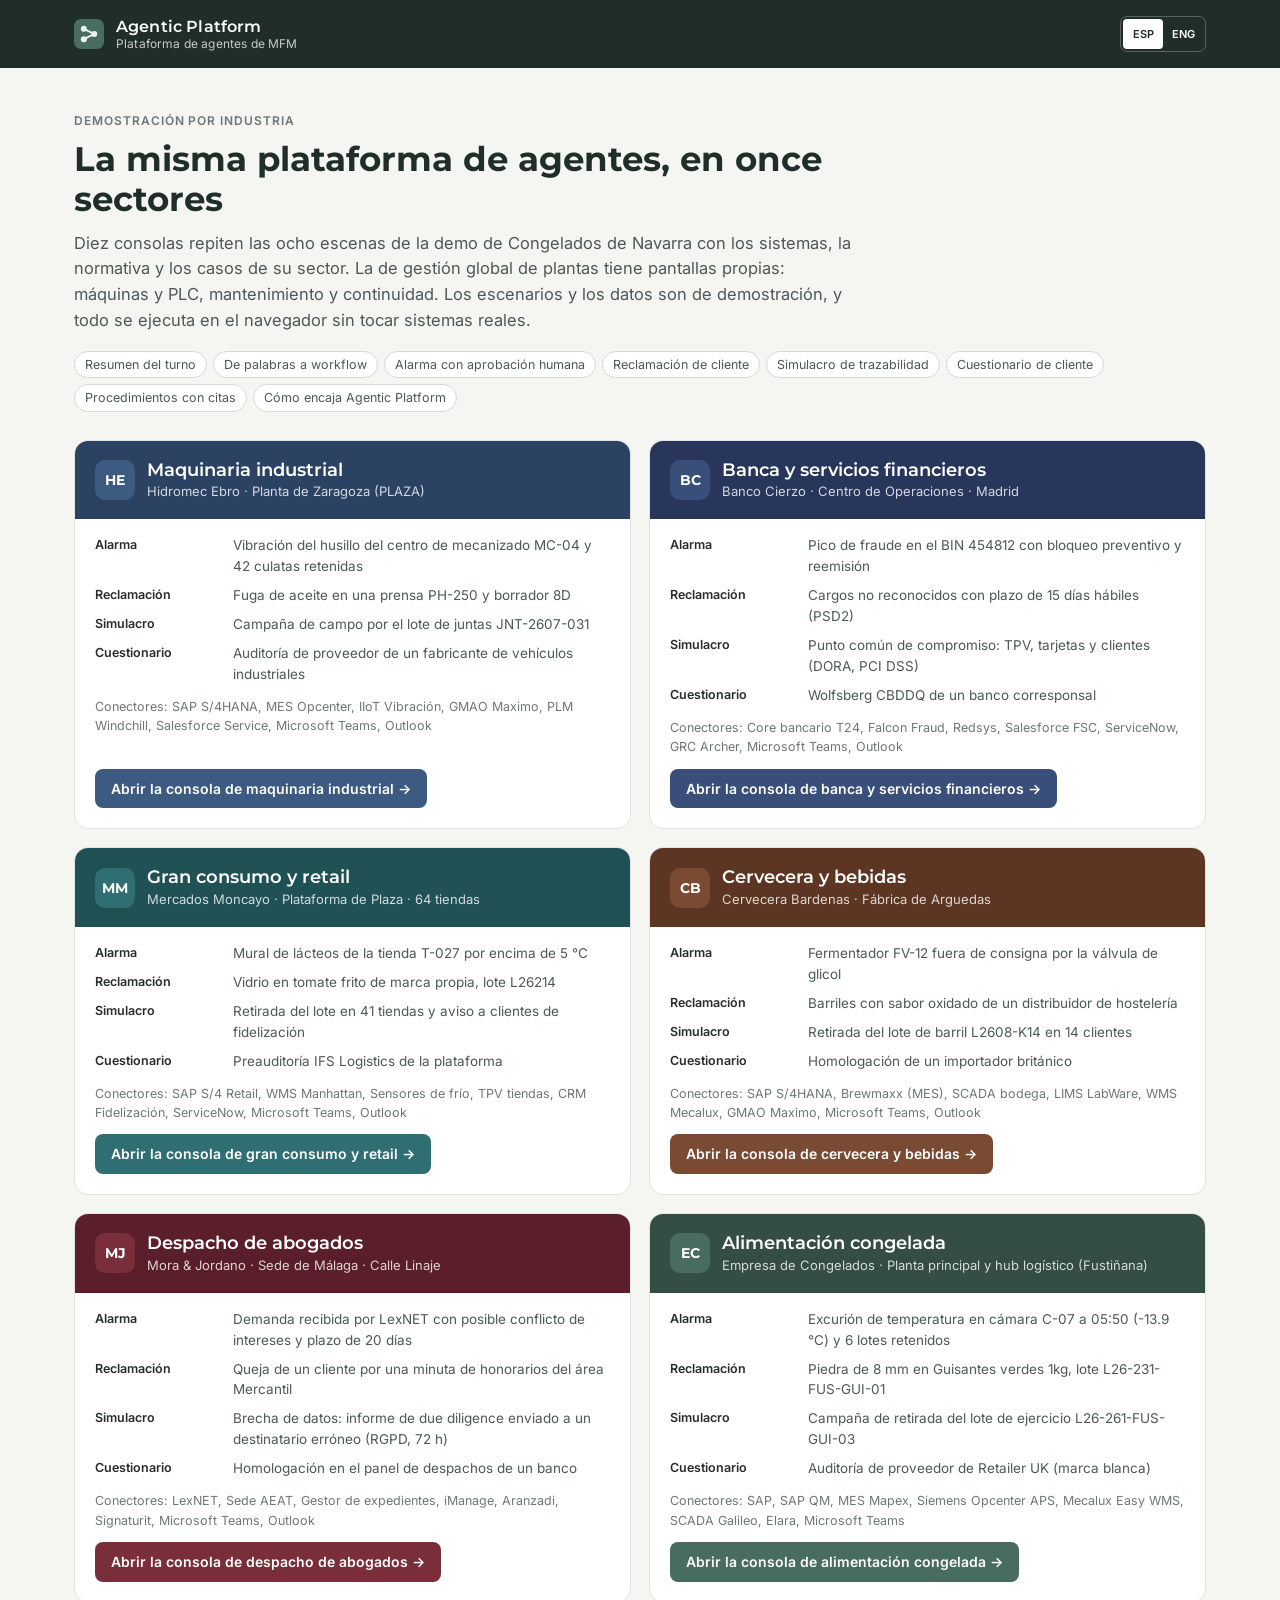
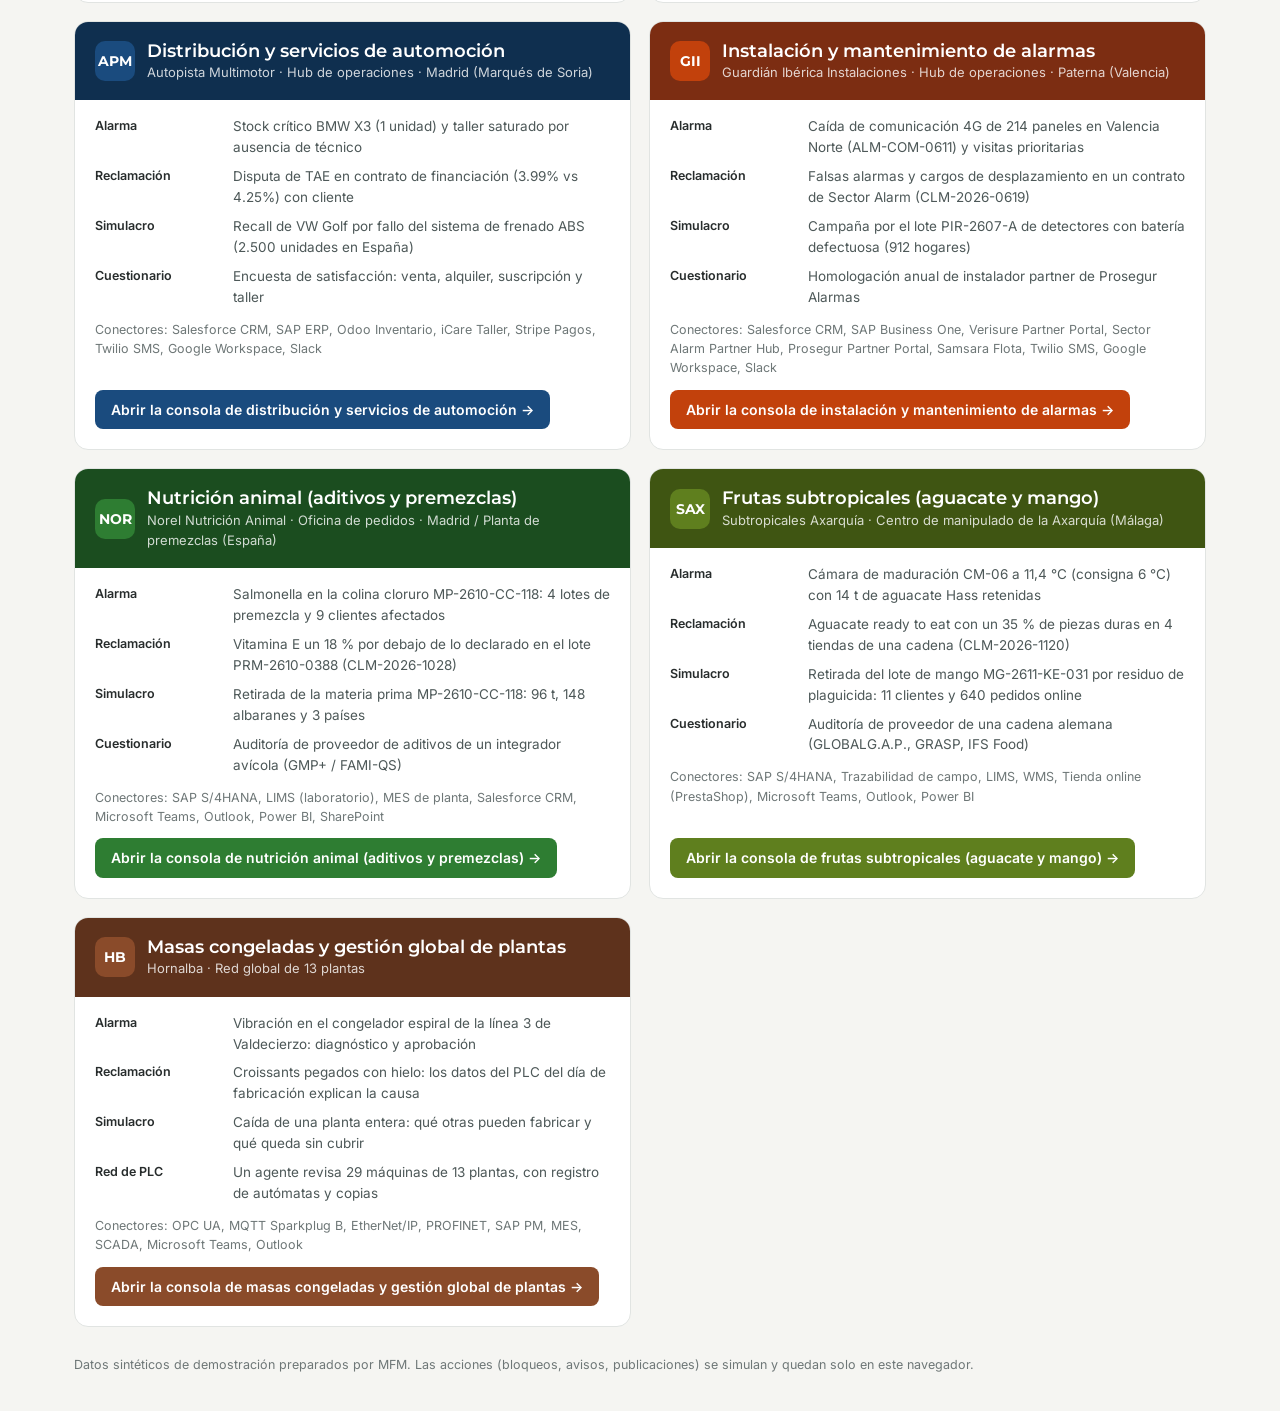
<file: index.html>
<!doctype html>
<html lang="es">
<head>
  <meta charset="utf-8">
  <meta name="viewport" content="width=device-width, initial-scale=1">
  <title>Agentic Platform por industria</title>
  <meta name="description" content="Once consolas de Agentic Platform por industria con casos resueltos por agentes, desde maquinaria industrial y banca hasta una red global de plantas con datos de PLC. Datos sintéticos preparados por MFM.">
  <meta name="theme-color" content="#344E45">
  <link rel="icon" type="image/svg+xml" href="data:image/svg+xml,%3Csvg xmlns='http://www.w3.org/2000/svg' viewBox='0 0 26 26'%3E%3Crect width='26' height='26' rx='6' fill='%23344E45'/%3E%3Cpath d='M8.5 8.5 17.5 13 8.5 17.5' fill='none' stroke='%23EEF3F1' stroke-width='1.6'/%3E%3Ccircle cx='8.5' cy='8.5' r='2.6' fill='%23EEF3F1'/%3E%3Ccircle cx='17.5' cy='13' r='2.6' fill='%23EEF3F1'/%3E%3Ccircle cx='8.5' cy='17.5' r='2.6' fill='%23EEF3F1'/%3E%3C/svg%3E">
  <link rel="preconnect" href="https://fonts.googleapis.com">
  <link rel="preconnect" href="https://fonts.gstatic.com" crossorigin>
  <link rel="stylesheet" href="https://fonts.googleapis.com/css2?family=Inter:wght@400;500;600;700&family=Montserrat:wght@500;600;700&display=swap">
  <link rel="stylesheet" href="assets/css/tokens.css">
  <style>
    * { box-sizing: border-box; }
    body { margin: 0; background: var(--bg); color: var(--ink); font: 400 15px/1.55 var(--font-body); }
    a { color: inherit; }
    .wrap { max-width: 1180px; margin: 0 auto; padding: 0 24px; }
    header.top { background: var(--cn-green-900); color: #fff; }
    header.top .wrap { display: flex; align-items: center; gap: 12px; padding-top: 16px; padding-bottom: 16px; }
    .logo { width: 30px; height: 30px; flex: none; }
    .brand { font: 600 16px/1.2 var(--font-head); letter-spacing: .01em; }
    .brand small { display: block; font: 400 12px/1.3 var(--font-body); opacity: .75; }
    .hero { padding: 44px 0 28px; }
    .kicker { font-size: 12px; font-weight: 600; letter-spacing: .08em; text-transform: uppercase; color: var(--muted); }
    h1 { font: 700 34px/1.18 var(--font-head); margin: 8px 0 12px; color: var(--cn-green-900); max-width: 820px; }
    .lead { font-size: 16.5px; color: var(--slate); max-width: 780px; margin: 0; }
    .scenes { display: flex; flex-wrap: wrap; gap: 6px; margin: 18px 0 0; padding: 0; list-style: none; }
    .scenes li { padding: 3px 10px; border: 1px solid var(--line-strong); border-radius: 999px; font-size: 12.5px; color: var(--slate); background: var(--card); }
    .grid { display: grid; grid-template-columns: repeat(2, minmax(0, 1fr)); gap: 18px; padding-bottom: 28px; }
    .ind { display: flex; flex-direction: column; background: var(--card); border: 1px solid var(--line); border-radius: 14px; overflow: hidden; }
    .ind-head { display: flex; align-items: center; gap: 12px; padding: 18px 20px; color: #fff; background: var(--c-dark); }
    .ind-av { width: 40px; height: 40px; border-radius: 10px; display: grid; place-items: center; font: 700 14px/1 var(--font-head); background: var(--c-brand); flex: none; }
    .ind-name { font: 600 18px/1.25 var(--font-head); }
    .ind-co { font-size: 13px; opacity: .8; }
    .ind-body { padding: 16px 20px 20px; display: flex; flex-direction: column; gap: 12px; flex: 1; }
    .cases { margin: 0; padding: 0; list-style: none; display: flex; flex-direction: column; gap: 8px; font-size: 13.5px; color: var(--slate); }
    .cases li { display: grid; grid-template-columns: 128px minmax(0, 1fr); gap: 10px; }
    .cases b { font-weight: 600; color: var(--ink); font-size: 12.5px; }
    .systems { font-size: 12.5px; color: var(--muted); }
    .go { margin-top: auto; align-self: flex-start; display: inline-flex; align-items: center; gap: 8px; padding: 9px 16px; border-radius: 8px; background: var(--c-brand); color: #fff; font-weight: 600; font-size: 14px; text-decoration: none; }
    .go:hover { background: var(--c-dark); }
    .go:focus-visible { outline: 3px solid var(--c-tint); outline-offset: 2px; box-shadow: 0 0 0 5px var(--c-brand); }
    .ref { display: flex; flex-wrap: wrap; align-items: center; justify-content: space-between; gap: 12px; padding: 18px 20px; margin-bottom: 28px; border: 1px dashed var(--line-strong); border-radius: 14px; background: var(--card); font-size: 14px; color: var(--slate); }
    .ref a { font-weight: 600; color: var(--cn-green-dark); }
    .langs { margin-left: auto; display: inline-flex; padding: 2px; border: 1px solid rgba(255,255,255,.25); border-radius: 7px; }
    .langs button { min-width: 40px; min-height: 30px; border: 0; border-radius: 4px; background: transparent; color: #fff; font: 600 11px/1 var(--font-body); cursor: pointer; }
    .langs button[aria-pressed="true"] { background: #fff; color: var(--cn-green-900); }
    .langs button:focus-visible { outline: 2px solid #fff; outline-offset: 2px; }
    footer { padding: 0 0 36px; font-size: 12.5px; color: var(--muted); }
    @media (max-width: 860px) {
      .grid { grid-template-columns: 1fr; }
      h1 { font-size: 26px; }
      .wrap { padding: 0 16px; }
      .cases li { grid-template-columns: 1fr; gap: 0; }
    }
  </style>
  <script src="assets/js/industries/_register.js"></script>
  <script src="assets/js/industries/maquinaria/meta.js"></script>
  <script src="assets/js/industries/banca/meta.js"></script>
  <script src="assets/js/industries/retail/meta.js"></script>
  <script src="assets/js/industries/cerveceria/meta.js"></script>
  <script src="assets/js/industries/abogados/meta.js"></script>
  <script src="assets/js/industries/congelados/meta.js"></script>
  <script src="assets/js/industries/autopista/meta.js"></script>
  <script src="assets/js/industries/alarmas/meta.js"></script>
  <script src="assets/js/industries/norel/meta.js"></script>
  <script src="assets/js/industries/fruta/meta.js"></script>
  <script src="assets/js/industries/hornalba/meta.js"></script>
  <script src="assets/js/industries/maquinaria/en/meta.js"></script>
  <script src="assets/js/industries/banca/en/meta.js"></script>
  <script src="assets/js/industries/retail/en/meta.js"></script>
  <script src="assets/js/industries/cerveceria/en/meta.js"></script>
  <script src="assets/js/industries/abogados/en/meta.js"></script>
  <script src="assets/js/industries/congelados/en/meta.js"></script>
  <script src="assets/js/industries/autopista/en/meta.js"></script>
  <script src="assets/js/industries/alarmas/en/meta.js"></script>
  <script src="assets/js/industries/norel/en/meta.js"></script>
  <script src="assets/js/industries/fruta/en/meta.js"></script>
  <script src="assets/js/industries/hornalba/en/meta.js"></script>
</head>
<body>
  <header class="top">
    <div class="wrap">
      <svg class="logo" viewBox="0 0 26 26" aria-hidden="true"><rect width="26" height="26" rx="6" fill="#496C60"/><path d="M8.5 8.5 17.5 13 8.5 17.5" fill="none" stroke="#EEF3F1" stroke-width="1.6"/><circle cx="8.5" cy="8.5" r="2.6" fill="#EEF3F1"/><circle cx="17.5" cy="13" r="2.6" fill="#EEF3F1"/><circle cx="8.5" cy="17.5" r="2.6" fill="#EEF3F1"/></svg>
      <div class="brand">Agentic Platform<small data-t="sub">Plataforma de agentes de MFM</small></div>
      <div class="langs" role="group" aria-label="Idioma / Language"><button type="button" data-lang="es" aria-pressed="true">ESP</button><button type="button" data-lang="en" aria-pressed="false">ENG</button></div>
    </div>
  </header>
  <main class="wrap">
    <section class="hero">
      <div class="kicker" data-t="kicker">Demostración por industria</div>
      <h1 data-t="h1">La misma plataforma de agentes, en once sectores</h1>
      <p class="lead" data-t="lead">Diez consolas repiten las ocho escenas de la demo de Congelados de Navarra con los sistemas, la normativa y los casos de su sector. La de gestión global de plantas tiene pantallas propias: máquinas y PLC, mantenimiento y continuidad. Los escenarios y los datos son de demostración, y todo se ejecuta en el navegador sin tocar sistemas reales.</p>
      <ul class="scenes" id="scenes" aria-label="Escenas de cada consola">
        <li>Resumen del turno</li><li>De palabras a workflow</li><li>Alarma con aprobación humana</li><li>Reclamación de cliente</li><li>Simulacro de trazabilidad</li><li>Cuestionario de cliente</li><li>Procedimientos con citas</li><li>Cómo encaja Agentic Platform</li>
      </ul>
    </section>
    <section class="grid" id="grid" aria-label="Industrias"></section>
    <footer data-t="foot">Datos sintéticos de demostración preparados por MFM. Las acciones (bloqueos, avisos, publicaciones) se simulan y quedan solo en este navegador.</footer>
  </main>
  <script>
    (function () {
      'use strict';
      var CASES = {
        maquinaria: [
          ['Alarma', 'Vibración del husillo del centro de mecanizado MC-04 y 42 culatas retenidas'],
          ['Reclamación', 'Fuga de aceite en una prensa PH-250 y borrador 8D'],
          ['Simulacro', 'Campaña de campo por el lote de juntas JNT-2607-031'],
          ['Cuestionario', 'Auditoría de proveedor de un fabricante de vehículos industriales']
        ],
        banca: [
          ['Alarma', 'Pico de fraude en el BIN 454812 con bloqueo preventivo y reemisión'],
          ['Reclamación', 'Cargos no reconocidos con plazo de 15 días hábiles (PSD2)'],
          ['Simulacro', 'Punto común de compromiso: TPV, tarjetas y clientes (DORA, PCI DSS)'],
          ['Cuestionario', 'Wolfsberg CBDDQ de un banco corresponsal']
        ],
        retail: [
          ['Alarma', 'Mural de lácteos de la tienda T-027 por encima de 5 °C'],
          ['Reclamación', 'Vidrio en tomate frito de marca propia, lote L26214'],
          ['Simulacro', 'Retirada del lote en 41 tiendas y aviso a clientes de fidelización'],
          ['Cuestionario', 'Preauditoría IFS Logistics de la plataforma']
        ],
        cerveceria: [
          ['Alarma', 'Fermentador FV-12 fuera de consigna por la válvula de glicol'],
          ['Reclamación', 'Barriles con sabor oxidado de un distribuidor de hostelería'],
          ['Simulacro', 'Retirada del lote de barril L2608-K14 en 14 clientes'],
          ['Cuestionario', 'Homologación de un importador británico']
        ],
        abogados: [
          ['Alarma', 'Demanda recibida por LexNET con posible conflicto de intereses y plazo de 20 días'],
          ['Reclamación', 'Queja de un cliente por una minuta de honorarios del área Mercantil'],
          ['Simulacro', 'Brecha de datos: informe de due diligence enviado a un destinatario erróneo (RGPD, 72 h)'],
          ['Cuestionario', 'Homologación en el panel de despachos de un banco']
        ],
        congelados: [
          ['Alarma', 'Excurión de temperatura en cámara C-07 a 05:50 (-13.9 °C) y 6 lotes retenidos'],
          ['Reclamación', 'Piedra de 8 mm en Guisantes verdes 1kg, lote L26-231-FUS-GUI-01'],
          ['Simulacro', 'Campaña de retirada del lote de ejercicio L26-261-FUS-GUI-03'],
          ['Cuestionario', 'Auditoría de proveedor de Retailer UK (marca blanca)']
        ],
        autopista: [
          ['Alarma', 'Stock crítico BMW X3 (1 unidad) y taller saturado por ausencia de técnico'],
          ['Reclamación', 'Disputa de TAE en contrato de financiación (3.99% vs 4.25%) con cliente'],
          ['Simulacro', 'Recall de VW Golf por fallo del sistema de frenado ABS (2.500 unidades en España)'],
          ['Cuestionario', 'Encuesta de satisfacción: venta, alquiler, suscripción y taller']
        ],
        alarmas: [
          ['Alarma', 'Caída de comunicación 4G de 214 paneles en Valencia Norte (ALM-COM-0611) y visitas prioritarias'],
          ['Reclamación', 'Falsas alarmas y cargos de desplazamiento en un contrato de Sector Alarm (CLM-2026-0619)'],
          ['Simulacro', 'Campaña por el lote PIR-2607-A de detectores con batería defectuosa (912 hogares)'],
          ['Cuestionario', 'Homologación anual de instalador partner de Prosegur Alarmas']
        ],
        norel: [
          ['Alarma', 'Salmonella en la colina cloruro MP-2610-CC-118: 4 lotes de premezcla y 9 clientes afectados'],
          ['Reclamación', 'Vitamina E un 18 % por debajo de lo declarado en el lote PRM-2610-0388 (CLM-2026-1028)'],
          ['Simulacro', 'Retirada de la materia prima MP-2610-CC-118: 96 t, 148 albaranes y 3 países'],
          ['Cuestionario', 'Auditoría de proveedor de aditivos de un integrador avícola (GMP+ / FAMI-QS)']
        ],
        fruta: [
          ['Alarma', 'Cámara de maduración CM-06 a 11,4 °C (consigna 6 °C) con 14 t de aguacate Hass retenidas'],
          ['Reclamación', 'Aguacate ready to eat con un 35 % de piezas duras en 4 tiendas de una cadena (CLM-2026-1120)'],
          ['Simulacro', 'Retirada del lote de mango MG-2611-KE-031 por residuo de plaguicida: 11 clientes y 640 pedidos online'],
          ['Cuestionario', 'Auditoría de proveedor de una cadena alemana (GLOBALG.A.P., GRASP, IFS Food)']
        ],
        hornalba: [
          ['Alarma', 'Vibración en el congelador espiral de la línea 3 de Valdecierzo: diagnóstico y aprobación'],
          ['Reclamación', 'Croissants pegados con hielo: los datos del PLC del día de fabricación explican la causa'],
          ['Simulacro', 'Caída de una planta entera: qué otras pueden fabricar y qué queda sin cubrir'],
          ['Red de PLC', 'Un agente revisa 29 máquinas de 13 plantas, con registro de autómatas y copias']
        ]
      };
      var CASES_EN = {
        maquinaria: [
          ['Alarm', 'Spindle vibration on machining centre MC-04 and 42 cylinder heads on hold'],
          ['Complaint', 'Oil leak on a PH-250 press and an 8D draft'],
          ['Drill', 'Field campaign for seal batch JNT-2607-031'],
          ['Questionnaire', 'Supplier audit from an industrial vehicle manufacturer']
        ],
        banca: [
          ['Alarm', 'Fraud spike on BIN 454812 with preventive blocking and card reissue'],
          ['Complaint', 'Unrecognised card payments with a 15-business-day deadline (PSD2)'],
          ['Drill', 'Common point of compromise: terminal, cards and customers (DORA, PCI DSS)'],
          ['Questionnaire', 'Wolfsberg CBDDQ from a correspondent bank']
        ],
        retail: [
          ['Alarm', 'Dairy cabinet at store T-027 above 5 °C'],
          ['Complaint', 'Glass in own-brand tomato sauce, batch L26214'],
          ['Drill', 'Batch withdrawal from 41 stores and notice to loyalty customers'],
          ['Questionnaire', 'IFS Logistics pre-audit of the distribution centre']
        ],
        cerveceria: [
          ['Alarm', 'Fermentation vessel FV-12 off setpoint due to the glycol valve'],
          ['Complaint', 'Kegs with an oxidised taste from an on-trade distributor'],
          ['Drill', 'Recall of keg batch L2608-K14 from 14 customers'],
          ['Questionnaire', 'Supplier approval for a UK importer']
        ],
        abogados: [
          ['Alarm', 'Claim served via LexNET with a possible conflict of interest and a 20-day deadline'],
          ['Complaint', 'Client complaint about a Corporate fee note'],
          ['Drill', 'Data breach: due diligence report sent to the wrong recipient (GDPR, 72 h)'],
          ['Questionnaire', 'Onboarding to a bank\'s panel of law firms']
        ],
        congelados: [
          ['Alarm', 'Temperature excursion in chamber C-07 at 05:50 (-13.9 °C) and 6 lots on hold'],
          ['Complaint', '8 mm stone in Garden Peas 1kg, batch L26-231-FUS-GUI-01'],
          ['Drill', 'Recall campaign for drill batch L26-261-FUS-GUI-03'],
          ['Questionnaire', 'Supplier audit for Retailer UK (private label)']
        ],
        autopista: [
          ['Alarm', 'Critical BMW X3 stock (1 unit) and workshop overloaded (technician absent)'],
          ['Complaint', 'APR dispute in financing contract (3.99% vs 4.25%) with customer'],
          ['Drill', 'VW Golf recall for ABS braking system failure (2,500 units in Spain)'],
          ['Questionnaire', 'Satisfaction survey: sales, rental, subscriptions and workshop']
        ],
        alarmas: [
          ['Alarm', '4G outage on 214 panels in North Valencia (ALM-COM-0611) and priority visits'],
          ['Complaint', 'False alarms and call-out charges on a Sector Alarm contract (CLM-2026-0619)'],
          ['Drill', 'Campaign for detector batch PIR-2607-A with a faulty battery (912 homes)'],
          ['Questionnaire', 'Annual partner-installer accreditation for Prosegur Alarmas']
        ],
        norel: [
          ['Alarm', 'Salmonella in choline chloride MP-2610-CC-118: 4 premix batches and 9 customers affected'],
          ['Complaint', 'Vitamin E 18 % below the declared level in batch PRM-2610-0388 (CLM-2026-1028)'],
          ['Drill', 'Withdrawal of raw material MP-2610-CC-118: 96 t, 148 delivery notes and 3 countries'],
          ['Questionnaire', 'Additive supplier audit from a poultry integrator (GMP+ / FAMI-QS)']
        ],
        fruta: [
          ['Alarm', 'Ripening chamber CM-06 at 11.4 °C (setpoint 6 °C) with 14 t of Hass avocado on hold'],
          ['Complaint', 'Ready-to-eat avocado with 35 % hard fruit in 4 stores of a retail chain (CLM-2026-1120)'],
          ['Drill', 'Withdrawal of mango lot MG-2611-KE-031 for a pesticide residue: 11 customers and 640 online orders'],
          ['Questionnaire', 'Supplier audit from a German retail chain (GLOBALG.A.P., GRASP, IFS Food)']
        ],
        hornalba: [
          ['Alarm', 'Vibration on the Valdecierzo line 3 spiral freezer: diagnosis and approval'],
          ['Complaint', 'Croissants stuck together with ice: PLC data from the production day explains why'],
          ['Drill', 'A whole plant goes down: which others can produce and what stays uncovered'],
          ['PLC network', 'An agent reviews 29 machines in 13 plants, with a PLC and backup registry']
        ]
      };
      var T = {
        es: { scenes: ['Resumen del turno', 'De palabras a workflow', 'Alarma con aprobación humana', 'Reclamación de cliente', 'Simulacro de trazabilidad', 'Cuestionario de cliente', 'Procedimientos con citas', 'Cómo encaja Agentic Platform'], conn: 'Conectores', open: 'Abrir la consola de ' },
        en: { scenes: ['Shift summary', 'From words to workflow', 'Alarm with human approval', 'Customer complaint', 'Traceability drill', 'Customer questionnaire', 'Procedures with citations', 'How Agentic Platform fits'], conn: 'Connectors', open: 'Open the console for ',
          sub: 'MFM agent platform', kicker: 'Demo by industry', h1: 'One agent platform, eleven sectors',
          lead: 'Ten consoles repeat the eight scenes of the Congelados de Navarra demo with the systems, regulations and cases of their sector. The global plant management one has its own screens: machines and PLCs, maintenance and continuity. Scenarios and data are for demonstration, and everything runs in the browser without touching real systems.',
          ref: 'Reference demo: Congelados de Navarra, frozen food.', refa: 'Open the original demo ↗',
          foot: 'Synthetic demo data prepared by MFM. Actions (holds, notices, publications) are simulated and stay in this browser only.' }
      };
      var LANG = 'es';
      try { var qs = new URLSearchParams(location.search).get('lang'); LANG = qs === 'en' || qs === 'es' ? qs : (localStorage.getItem('agentic-ind-lang') === 'en' ? 'en' : 'es'); localStorage.setItem('agentic-ind-lang', LANG); } catch (e) { /* sin almacenamiento */ }
      var EN = LANG === 'en';
      document.documentElement.lang = LANG;
      if (EN) {
        document.title = 'Agentic Platform by industry';
        document.querySelectorAll('[data-t]').forEach(function (el) { if (T.en[el.getAttribute('data-t')]) el.textContent = T.en[el.getAttribute('data-t')]; });
        CASES = CASES_EN;
      }
      document.getElementById('scenes').innerHTML = T[LANG].scenes.map(function (x) { return '<li>' + x + '</li>'; }).join('');
      document.querySelectorAll('[data-lang]').forEach(function (b) {
        b.setAttribute('aria-pressed', String(b.getAttribute('data-lang') === LANG));
        b.addEventListener('click', function () { try { localStorage.setItem('agentic-ind-lang', b.getAttribute('data-lang')); } catch (e) { /* */ } location.search = '?lang=' + b.getAttribute('data-lang'); });
      });
      var ORDER = ['maquinaria', 'banca', 'retail', 'cerveceria', 'abogados', 'congelados', 'autopista', 'alarmas', 'norel', 'fruta', 'hornalba'];
      var P = window.AGENTIC_INDUSTRIES || {};
      var PE = window.AGENTIC_INDUSTRIES_EN || {};
      var esc = function (s) { return String(s).replace(/[&<>"]/g, function (c) { return { '&': '&amp;', '<': '&lt;', '>': '&gt;', '"': '&quot;' }[c]; }); };
      document.getElementById('grid').innerHTML = ORDER.filter(function (k) { return P[k] && P[k].meta; }).map(function (k) {
        var m = EN && PE[k] && PE[k].meta ? Object.assign({}, P[k].meta, PE[k].meta) : P[k].meta;
        var t = m.theme;
        return '<article class="ind" style="--c-brand:' + t.brand + ';--c-dark:' + t.dark + ';--c-tint:' + t.tint + '">'
          + '<div class="ind-head"><span class="ind-av">' + esc(m.short) + '</span><div><div class="ind-name">' + esc(m.industry) + '</div><div class="ind-co">' + esc(m.company) + ' · ' + esc(m.site) + '</div></div></div>'
          + '<div class="ind-body"><ul class="cases">' + CASES[k].map(function (c) { return '<li><b>' + esc(c[0]) + '</b><span>' + esc(c[1]) + '</span></li>'; }).join('') + '</ul>'
          + '<div class="systems">' + T[LANG].conn + ': ' + esc(m.connectors.join(', ')) + '</div>'
          + '<a class="go" href="' + (m.href ? m.href + '?lang=' : 'consola.html?ind=' + k + '&lang=') + LANG + '">' + T[LANG].open + esc(EN ? m.industry : m.industry.toLowerCase()) + ' →</a></div></article>';
      }).join('');
    })();
  </script>
</body>
</html>
</file>
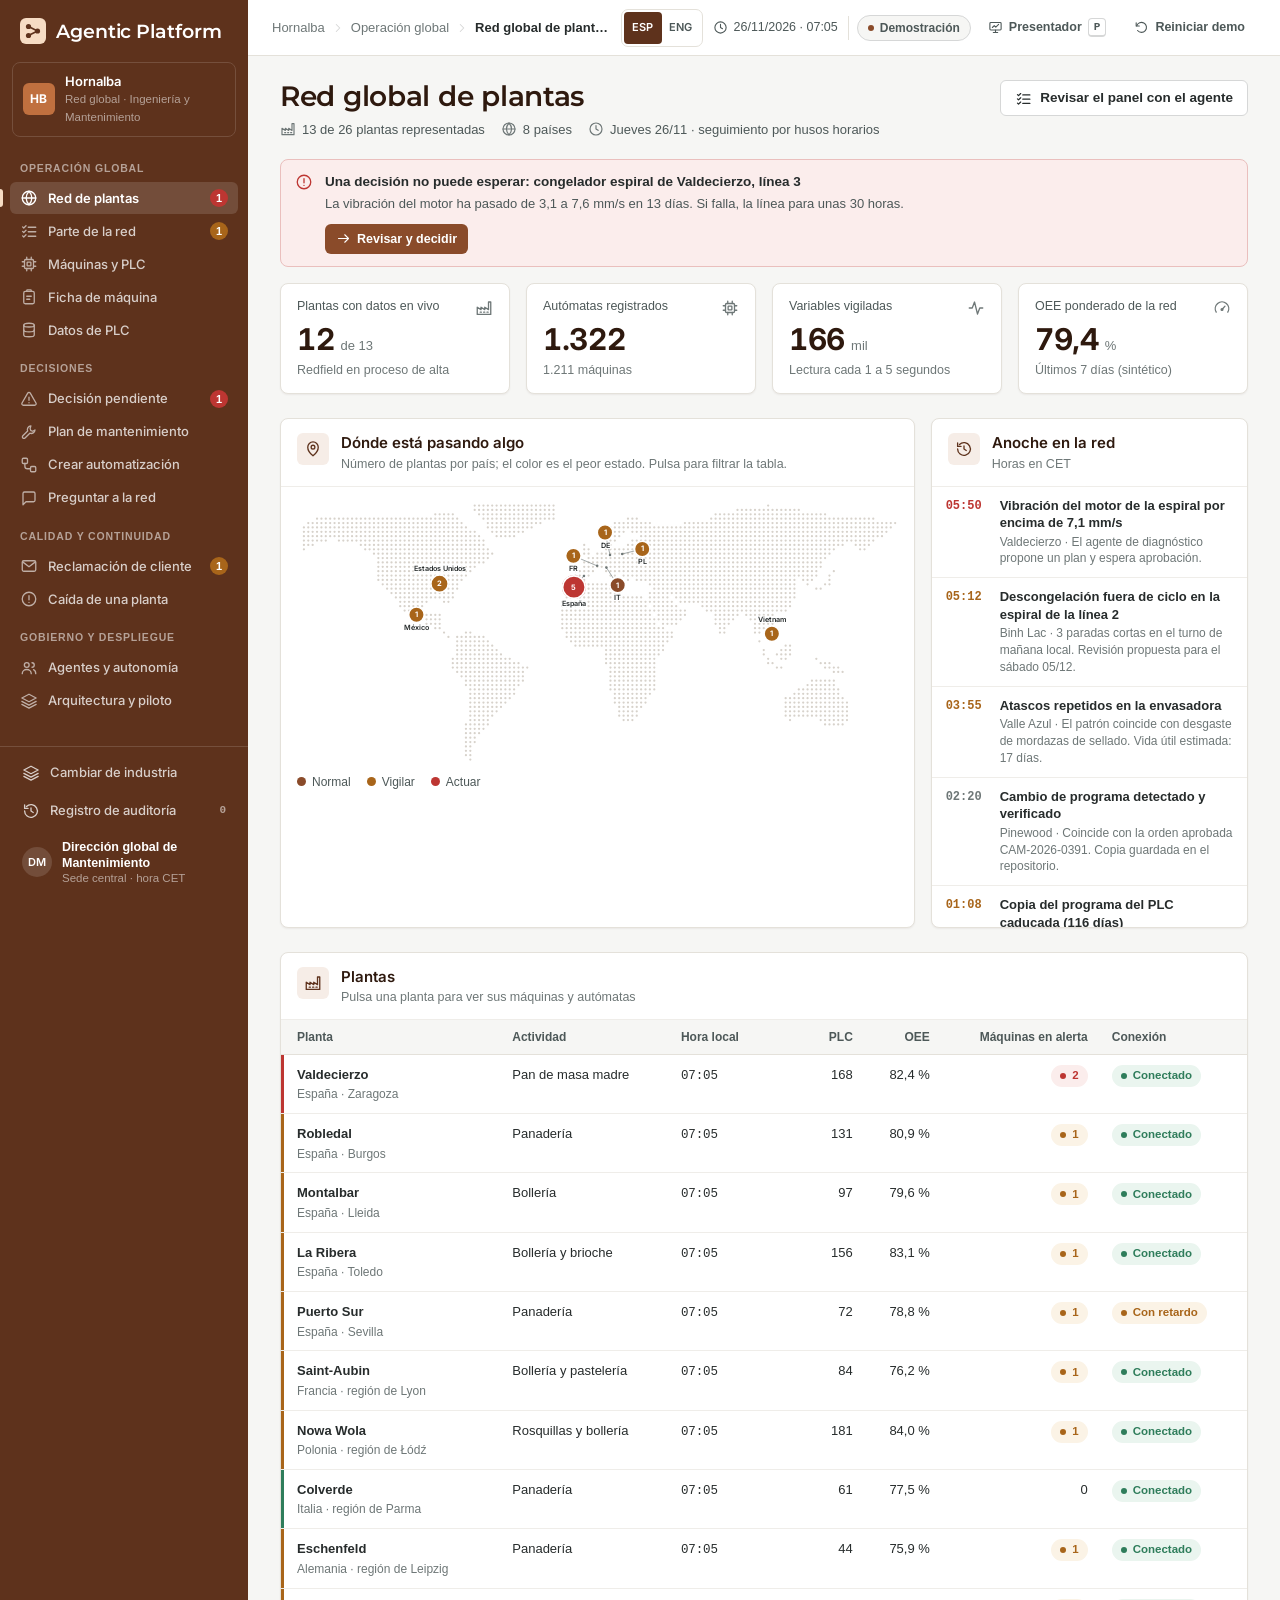
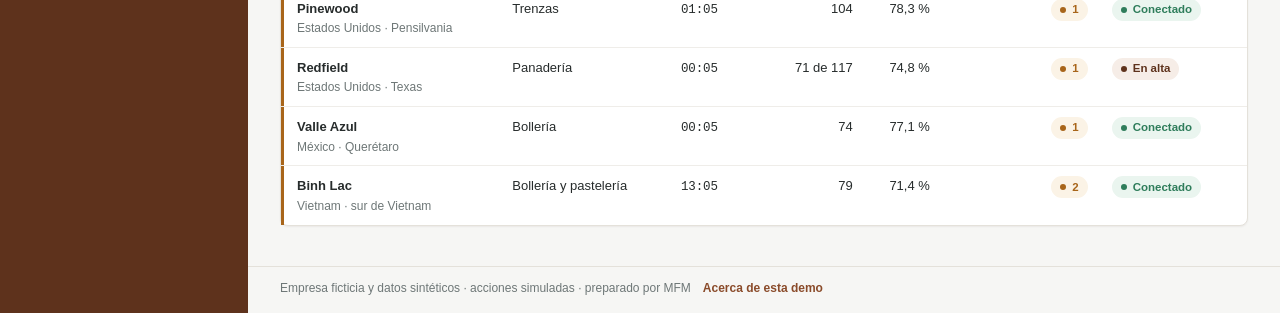
<file: hornalba.html>
<!doctype html>
<html lang="es">
<head>
  <meta charset="utf-8">
  <meta name="viewport" content="width=device-width, initial-scale=1">
  <meta name="robots" content="noindex, nofollow">
  <meta name="theme-color" content="#5E321C">
  <title>Hornalba · Red global de máquinas</title>
  <meta name="description" content="Demostración con datos sintéticos: registro de PLC, vigilancia y gestión agéntica de las máquinas de una red global de plantas. Preparada por MFM.">
  <link rel="icon" type="image/svg+xml" href="data:image/svg+xml,%3Csvg xmlns='http://www.w3.org/2000/svg' viewBox='0 0 26 26'%3E%3Crect width='26' height='26' rx='6' fill='%238A4B2A'/%3E%3Cpath d='M8.5 8.5 17.5 13 8.5 17.5' fill='none' stroke='%23F6EDE7' stroke-width='1.6'/%3E%3Ccircle cx='8.5' cy='8.5' r='2.6' fill='%23F6EDE7'/%3E%3Ccircle cx='17.5' cy='13' r='2.6' fill='%23F6EDE7'/%3E%3Ccircle cx='8.5' cy='17.5' r='2.6' fill='%23F6EDE7'/%3E%3C/svg%3E">
  <link rel="preconnect" href="https://fonts.googleapis.com">
  <link rel="preconnect" href="https://fonts.gstatic.com" crossorigin>
  <link rel="stylesheet" href="https://fonts.googleapis.com/css2?family=Inter:wght@400;500;600;700&family=Montserrat:wght@600;700&display=swap">
  <link rel="stylesheet" href="assets/css/tokens.css">
  <link rel="stylesheet" href="assets/css/app.css">
  <link rel="stylesheet" href="assets/hornalba/hornalba.css">
  <script src="assets/hornalba/data.js"></script>
  <script src="assets/hornalba/en.js"></script>
  <script src="assets/js/i18n.js"></script>
  <script src="assets/hornalba/boot.js"></script>
</head>
<body>
  <a class="skip-link" href="#view">Saltar al contenido</a>

  <div class="app">
    <aside class="sidebar" id="sidebar" aria-label="Navegación principal">
      <div class="sidebar-inner">
        <a class="brand" href="#red" aria-label="Agentic Platform · inicio">
          <svg class="brand-mark" viewBox="0 0 26 26" aria-hidden="true" focusable="false">
            <rect class="bm-bg" width="26" height="26" rx="6"/>
            <path class="bm-line" d="M8.5 8.5 17.5 13 8.5 17.5"/>
            <circle class="bm-dot" cx="8.5" cy="8.5" r="2.6"/>
            <circle class="bm-dot" cx="17.5" cy="13" r="2.6"/>
            <circle class="bm-dot" cx="8.5" cy="17.5" r="2.6"/>
          </svg>
          <span class="brand-name">Agentic Platform</span>
        </a>

        <div class="ws">
          <span class="ws-avatar" aria-hidden="true" id="ws-avatar"></span>
          <div>
            <div class="ws-name" id="ws-name"></div>
            <div class="ws-sub" id="ws-sub"></div>
          </div>
        </div>

        <nav class="nav" id="nav" aria-label="Secciones"></nav>

        <div class="sidebar-foot">
          <a class="side-link" href="index.html"><span data-icon="layers" data-size="18"></span><span>Cambiar de industria</span></a>
          <button type="button" class="side-link" id="audit-link"><span data-icon="history" data-size="18"></span><span>Registro de auditoría</span><span class="side-count" id="audit-count">0</span></button>
          <div class="me">
            <span class="me-avatar" aria-hidden="true" id="me-avatar"></span>
            <div>
              <div class="me-name" id="me-name"></div>
              <div class="me-sub" id="me-sub"></div>
            </div>
          </div>
        </div>
      </div>
    </aside>
    <div class="scrim" id="scrim"></div>

    <div class="workspace">
      <header class="topbar">
        <button type="button" class="icon-btn menu-btn" id="menu-btn" aria-label="Abrir la navegación" aria-controls="sidebar" aria-expanded="false"><span data-icon="menu"></span></button>
        <nav class="crumbs" aria-label="Ruta">
          <span class="crumb crumb-root" id="crumb-root"></span><span data-icon="chevron-right" data-size="14"></span>
          <span class="crumb" id="crumb-section">Operación global</span><span data-icon="chevron-right" data-size="14"></span>
          <span class="crumb cur" id="crumb-title" aria-current="page">Red de plantas</span>
        </nav>
        <div class="topbar-right">
          <div class="language-switch" role="group" aria-label="Idioma / Language">
            <button type="button" data-language="es" lang="es" aria-label="Mostrar en español" aria-pressed="true">ESP</button>
            <button type="button" data-language="en" lang="en" aria-label="Show in English" aria-pressed="false">ENG</button>
          </div>
          <span class="clock" id="clock"><span data-icon="clock" data-size="15"></span><span id="clock-text">26/11/2026 · 07:05</span></span>
          <button type="button" class="env-chip" id="env-chip" title="Datos sintéticos · acciones simuladas"><span class="dot"></span><span class="env-text">Demostración</span><span class="env-short">Demo</span></button>
          <button type="button" class="btn btn-ghost btn-sm" id="presenter-btn" aria-pressed="false" title="Modo presentador (P)"><span data-icon="presentation" data-size="16"></span><span class="lbl">Presentador</span><kbd>P</kbd></button>
          <button type="button" class="btn btn-ghost btn-sm" id="reset-btn" title="Reiniciar demo"><span data-icon="rotate-ccw" data-size="16"></span><span class="lbl">Reiniciar demo</span></button>
        </div>
      </header>

      <main class="main" id="view" tabindex="-1"></main>

      <footer class="footer">
        <div class="footer-inner">
          <span>Empresa ficticia y datos sintéticos · acciones simuladas · preparado por MFM</span>
          <button type="button" class="link-btn" id="about-btn">Acerca de esta demo</button>
        </div>
      </footer>
    </div>
  </div>

  <aside class="presenter" id="presenter" aria-label="Modo presentador" aria-hidden="true">
    <div class="presenter-head">
      <div>
        <div class="presenter-kicker"><span data-icon="presentation" data-size="14"></span>Modo presentador</div>
        <div class="presenter-scene" id="presenter-scene"></div>
      </div>
      <button type="button" class="icon-btn" id="presenter-close" aria-label="Cerrar el modo presentador"><span data-icon="x"></span></button>
    </div>
    <div class="presenter-body">
      <h3 class="presenter-h">Qué decir</h3>
      <ul class="presenter-say" id="presenter-say"></ul>
      <h3 class="presenter-h">Siguiente clic</h3>
      <div class="presenter-next"><span data-icon="arrow-right" data-size="18"></span><span id="presenter-next"></span></div>
    </div>
    <div class="presenter-foot">
      <div class="presenter-nav">
        <button type="button" class="btn btn-secondary btn-sm" id="presenter-prev"></button>
        <button type="button" class="btn btn-secondary btn-sm" id="presenter-fwd"></button>
      </div>
      <div class="presenter-meta">
        <span data-icon="clock" data-size="14"></span><span>Tiempo</span><span class="timer" id="presenter-timer">00:00</span>
        <button type="button" class="link-btn" id="presenter-timer-reset">Poner a cero</button>
      </div>
      <div class="presenter-meta">
        <span data-icon="fast-forward" data-size="14"></span><span>Animaciones</span>
        <div class="seg" role="group" aria-label="Ritmo de las animaciones">
          <button type="button" class="seg-btn" data-speed="1" aria-pressed="true">Normal</button>
          <button type="button" class="seg-btn" data-speed="3" aria-pressed="false">Rápidas</button>
        </div>
      </div>
      <div class="presenter-keys">
        <span><kbd>P</kbd> mostrar u ocultar</span>
        <span><kbd><span data-icon="chevron-left" data-size="11"></span></kbd> <kbd><span data-icon="chevron-right" data-size="11"></span></kbd> cambiar de escena</span>
        <a href="index.html">Cambiar de industria</a>
      </div>
    </div>
  </aside>

  <dialog class="modal" id="modal" aria-labelledby="modal-title"></dialog>
  <div class="toasts" id="toasts" aria-live="polite"></div>

  <noscript><p style="padding:24px">Esta demostración necesita JavaScript activado.</p></noscript>

  <script src="assets/js/core.js"></script>
  <script src="assets/hornalba/scenes-operacion.js"></script>
  <script src="assets/hornalba/automations.js"></script>
  <script src="assets/hornalba/scenes-decisiones.js"></script>
  <script src="assets/hornalba/scenes-gobierno.js"></script>
  <script src="assets/hornalba/scenes-pruebas.js"></script>
</body>
</html>
</file>
<file: assets/css/tokens.css>
/*
 * Agentic Platform · Congelados de Navarra — tokens de diseño.
 * Colores de la identidad de Congelados de Navarra (SPEC §2). No se usan
 * colores sueltos fuera de este fichero: los derivados son mezclas de estos.
 */
:root {
  /* Marca */
  --cn-green: #496C60;
  --cn-green-dark: #344E45;
  --cn-green-900: #1F2E29;
  --cn-green-50: #EEF3F1;
  --cn-red: #BD3632;
  --cn-red-50: #FBEDEC;

  /* Estado */
  --amber: #A8651A;
  --amber-50: #FBF3E6;
  --ok: #2F7D5B;
  --ok-50: #EAF5EF;

  /* Neutros */
  --ink: #272C2C;
  --slate: #4D5858;
  --muted: #6E7777;
  --line: #E1E4E2;
  --bg: #F5F5F2;
  --card: #FFFFFF;

  /* Derivados (solo mezclas de los tokens anteriores) */
  --cn-green-100: color-mix(in srgb, var(--cn-green) 13%, var(--card));
  --cn-green-200: color-mix(in srgb, var(--cn-green) 30%, var(--card));
  --red-100: color-mix(in srgb, var(--cn-red) 13%, var(--card));
  --red-200: color-mix(in srgb, var(--cn-red) 32%, var(--card));
  --amber-200: color-mix(in srgb, var(--amber) 32%, var(--card));
  --ok-200: color-mix(in srgb, var(--ok) 32%, var(--card));
  --line-strong: color-mix(in srgb, var(--ink) 19%, var(--card));
  --line-soft: color-mix(in srgb, var(--line) 60%, var(--card));
  --bg-sunken: color-mix(in srgb, var(--bg) 62%, var(--line));
  --hover: color-mix(in srgb, var(--cn-green) 5%, var(--card));
  --scrim: color-mix(in srgb, var(--cn-green-900) 46%, transparent);

  /* Sobre el verde oscuro de la barra lateral */
  --on-dark: var(--card);
  --on-dark-2: color-mix(in srgb, var(--card) 76%, var(--cn-green-dark));
  --on-dark-3: color-mix(in srgb, var(--card) 54%, var(--cn-green-dark));
  --dark-hover: color-mix(in srgb, var(--card) 7%, var(--cn-green-dark));
  --dark-active: color-mix(in srgb, var(--card) 13%, var(--cn-green-dark));
  --dark-line: color-mix(in srgb, var(--card) 14%, var(--cn-green-dark));

  /* Tipografía */
  --font-head: 'Montserrat', system-ui, -apple-system, 'Segoe UI', Roboto, sans-serif;
  --font-body: 'Inter', system-ui, -apple-system, 'Segoe UI', Roboto, sans-serif;
  --font-mono: ui-monospace, 'SF Mono', SFMono-Regular, Menlo, Consolas, 'Liberation Mono', monospace;
  --fs-xs: 11.5px;
  --fs-sm: 12.5px;
  --fs-base: 14px;
  --fs-md: 15px;
  --fs-lg: 17px;
  --fs-xl: 20px;
  --fs-2xl: 24px;
  --fs-3xl: 30px;

  /* Espaciado (múltiplos de 4) */
  --s-1: 4px;
  --s-2: 8px;
  --s-3: 12px;
  --s-4: 16px;
  --s-5: 20px;
  --s-6: 24px;
  --s-8: 32px;
  --s-10: 40px;
  --s-12: 48px;

  /* Radios, sombras, foco */
  --r-sm: 4px;
  --r: 6px;
  --r-lg: 8px;
  --r-xl: 10px;
  --r-pill: 999px;
  --shadow-1: 0 1px 2px color-mix(in srgb, var(--cn-green-900) 6%, transparent);
  --shadow-2: 0 2px 6px color-mix(in srgb, var(--cn-green-900) 8%, transparent),
              0 14px 36px color-mix(in srgb, var(--cn-green-900) 14%, transparent);
  --focus-ring: 0 0 0 3px color-mix(in srgb, var(--cn-green) 32%, transparent);

  /* Estructura */
  --sidebar-w: 248px;
  --topbar-h: 56px;
  --content-max: 1440px;
  --presenter-w: 344px;
  --ease: cubic-bezier(.2, .7, .2, 1);
}
</file>
<file: assets/css/app.css>
/*
 * Agentic Platform · Congelados de Navarra — estilos de la consola.
 * Solo usa los tokens de tokens.css. Catálogo de clases en assets/js/README-core.md.
 */

/* ---------------------------------------------------------------- Base */
*, *::before, *::after { box-sizing: border-box; }
html { -webkit-text-size-adjust: 100%; text-size-adjust: 100%; scroll-padding-top: calc(var(--topbar-h) + 12px); }
body {
  margin: 0;
  background: var(--bg);
  color: var(--ink);
  font-family: var(--font-body);
  font-size: var(--fs-base);
  line-height: 1.5;
  -webkit-font-smoothing: antialiased;
  -moz-osx-font-smoothing: grayscale;
  text-rendering: optimizeLegibility;
}
h1, h2, h3, h4 { font-family: var(--font-head); color: var(--cn-green-900); margin: 0; line-height: 1.25; }
p { margin: 0; }
a { color: var(--cn-green); text-decoration: none; }
a:hover { text-decoration: underline; }
button, input, select, textarea { font: inherit; color: inherit; }
button { cursor: pointer; }
svg { flex: none; }
img, svg { vertical-align: middle; }
:focus-visible { outline: 2px solid var(--cn-green); outline-offset: 2px; }
::selection { background: var(--cn-green-100); }
.icon { display: inline-block; flex: none; vertical-align: -0.2em; }

.sr-only { position: absolute !important; width: 1px; height: 1px; padding: 0; margin: -1px; overflow: hidden; clip: rect(0 0 0 0); white-space: nowrap; border: 0; }
.skip-link { position: absolute; left: 12px; top: -48px; z-index: 200; background: var(--cn-green-dark); color: var(--on-dark); padding: 8px 12px; border-radius: var(--r); }
.skip-link:focus { top: 12px; }
[hidden] { display: none !important; }

/* ---------------------------------------------------------------- Estructura */
.app { display: grid; grid-template-columns: var(--sidebar-w) minmax(0, 1fr); min-height: 100vh; }
.workspace { display: flex; flex-direction: column; min-width: 0; min-height: 100vh; transition: margin-right .22s var(--ease); }
.main { flex: 1; width: 100%; max-width: var(--content-max); margin: 0 auto; padding: 24px 32px 40px; outline: none; }
.scene { animation: scene-in .18s var(--ease); }
@keyframes scene-in { from { opacity: 0; } to { opacity: 1; } }

/* Barra lateral: el fondo ocupa toda la altura; el contenido se queda fijo al desplazar */
.sidebar { position: relative; z-index: 30; background: var(--cn-green-dark); color: var(--on-dark-2); }
.sidebar-inner { position: sticky; top: 0; height: 100vh; display: flex; flex-direction: column; overflow-y: auto; scrollbar-width: thin; }
.brand { display: flex; align-items: center; gap: 10px; padding: 18px 20px 12px; color: var(--on-dark); text-decoration: none; }
.brand:hover { text-decoration: none; }
.brand-mark { width: 26px; height: 26px; }
.brand-mark .bm-bg { fill: var(--cn-green-50); }
.brand-mark .bm-line { fill: none; stroke: var(--cn-green-dark); stroke-width: 1.6; stroke-linejoin: round; }
.brand-mark .bm-dot { fill: var(--cn-green-dark); }
.brand-name { font: 700 17px/1 var(--font-head); letter-spacing: -.005em; }
.brand-tag { margin-left: auto; font: 600 10px/1 var(--font-body); letter-spacing: .06em; text-transform: uppercase; color: var(--on-dark-3); border: 1px solid var(--dark-line); border-radius: var(--r-sm); padding: 3px 5px; }

.ws { display: flex; align-items: center; gap: 10px; margin: 6px 12px 8px; padding: 10px; border: 1px solid var(--dark-line); border-radius: var(--r-lg); }
.ws-avatar { width: 32px; height: 32px; flex: none; border-radius: var(--r); background: var(--cn-green); color: var(--on-dark); display: grid; place-items: center; font: 700 12px/1 var(--font-head); letter-spacing: .03em; }
.ws-name { color: var(--on-dark); font: 600 13px/1.25 var(--font-head); }
.ws-sub { font-size: 11.5px; color: var(--on-dark-3); margin-top: 2px; }

.nav { padding: 2px 10px 12px; flex: 1; }
.nav-label { font: 600 10.5px/1 var(--font-body); letter-spacing: .08em; text-transform: uppercase; color: var(--on-dark-3); padding: 16px 10px 8px; }
.nav-item {
  position: relative; display: flex; align-items: center; gap: 10px;
  padding: 7px 10px; margin: 1px 0; border-radius: var(--r);
  color: var(--on-dark-2); font: 500 13px/1.3 var(--font-head); text-decoration: none;
}
.nav-item .icon { opacity: .8; }
.nav-item:hover { background: var(--dark-hover); color: var(--on-dark); text-decoration: none; }
.nav-item[aria-current="page"] { background: var(--dark-active); color: var(--on-dark); font-weight: 600; }
.nav-item[aria-current="page"] .icon { opacity: 1; }
.nav-item[aria-current="page"]::before { content: ''; position: absolute; left: -10px; top: 7px; bottom: 7px; width: 3px; border-radius: 0 3px 3px 0; background: var(--cn-green-50); }
.nav-text { min-width: 0; overflow: hidden; text-overflow: ellipsis; white-space: nowrap; }
.nav-badge { margin-left: auto; min-width: 18px; height: 18px; padding: 0 5px; border-radius: 9px; font: 600 11px/18px var(--font-body); text-align: center; background: var(--dark-active); color: var(--on-dark); }
.nav-badge.tone-crit { background: var(--cn-red); }
.nav-badge.tone-warn { background: var(--amber); }
.nav-badge.tone-ok { background: var(--ok); }

.sidebar-foot { padding: 10px 12px 14px; border-top: 1px solid var(--dark-line); display: flex; flex-direction: column; gap: 6px; }
.side-link { display: flex; align-items: center; gap: 10px; width: 100%; padding: 7px 10px; border: 0; border-radius: var(--r); background: transparent; color: var(--on-dark-2); font: 500 13px/1.3 var(--font-head); text-align: left; }
.side-link:hover { background: var(--dark-hover); color: var(--on-dark); }
.side-count { margin-left: auto; font: 600 11px/1 var(--font-mono); color: var(--on-dark-3); }
.me { display: flex; align-items: center; gap: 10px; padding: 6px 10px 0; }
.me-avatar { width: 30px; height: 30px; flex: none; border-radius: 50%; background: var(--dark-active); color: var(--on-dark); display: grid; place-items: center; font: 600 11px/1 var(--font-head); }
.me-name { color: var(--on-dark); font-size: 12.5px; font-weight: 600; line-height: 1.3; }
.me-sub { font-size: 11.5px; color: var(--on-dark-3); line-height: 1.3; }
.scrim { display: none; }

/* Barra superior */
.topbar {
  position: sticky; top: 0; z-index: 20; height: var(--topbar-h);
  display: flex; align-items: center; gap: 12px; padding: 0 24px;
  background: var(--card); border-bottom: 1px solid var(--line);
}
.icon-btn.menu-btn { display: none; }
.crumbs { display: flex; align-items: center; gap: 6px; min-width: 0; font-size: 13px; color: var(--muted); }
.crumbs .icon { color: var(--line-strong); }
.crumb { white-space: nowrap; }
.crumb.cur { color: var(--ink); font-weight: 600; overflow: hidden; text-overflow: ellipsis; }
.topbar-right { margin-left: auto; display: flex; align-items: center; gap: 6px; flex: none; }
.clock { display: inline-flex; align-items: center; gap: 6px; padding: 0 10px 0 4px; margin-right: 2px; color: var(--slate); font-size: 12.5px; font-variant-numeric: tabular-nums; border-right: 1px solid var(--line); height: 24px; }
.env-chip { display: inline-flex; align-items: center; gap: 6px; height: 26px; padding: 0 10px; border-radius: var(--r-pill); border: 1px solid var(--line-strong); background: var(--bg); color: var(--slate); font: 600 12px/1 var(--font-body); }
.env-chip:hover { border-color: var(--muted); color: var(--ink); }
.env-chip .dot { width: 6px; height: 6px; border-radius: 50%; background: var(--cn-green); }
.env-chip .env-short { display: none; }

/* Pie */
.footer { display: flex; flex-wrap: wrap; align-items: center; gap: 4px 12px; padding: 12px 32px 16px; border-top: 1px solid var(--line); color: var(--muted); font-size: 12px; }
.footer-inner { width: 100%; max-width: var(--content-max); margin: 0 auto; display: flex; flex-wrap: wrap; align-items: center; gap: 4px 12px; }
.link-btn { border: 0; background: none; padding: 0; color: var(--cn-green); font: inherit; font-weight: 600; cursor: pointer; }
.link-btn:hover { text-decoration: underline; }

/* ---------------------------------------------------------------- Tipografía y utilidades */
.h2 { font: 600 17px/1.3 var(--font-head); color: var(--cn-green-900); }
.h3 { font: 600 15px/1.3 var(--font-head); color: var(--cn-green-900); }
.muted { color: var(--muted); }
.slate { color: var(--slate); }
.small { font-size: var(--fs-sm); }
.xs { font-size: var(--fs-xs); }
.strong { font-weight: 600; color: var(--ink); }
.mono { font-family: var(--font-mono); font-size: .92em; letter-spacing: -.01em; }
.num { font-variant-numeric: tabular-nums; }
.nowrap { white-space: nowrap; }
.truncate { overflow: hidden; text-overflow: ellipsis; white-space: nowrap; min-width: 0; }
.t-crit { color: var(--cn-red); }
.t-warn { color: var(--amber); }
.t-ok { color: var(--ok); }
.t-brand { color: var(--cn-green); }
.center { text-align: center; }
.right { text-align: right; }
.mt-1 { margin-top: 4px; } .mt-2 { margin-top: 8px; } .mt-3 { margin-top: 12px; } .mt-4 { margin-top: 16px; } .mt-6 { margin-top: 24px; } .mt-8 { margin-top: 32px; }
.mb-2 { margin-bottom: 8px; } .mb-4 { margin-bottom: 16px; }
.divider { height: 1px; background: var(--line); border: 0; margin: 16px 0; }
.prose p + p { margin-top: 8px; }
.prose ul { margin: 6px 0 0; padding-left: 18px; }
.prose li + li { margin-top: 4px; }

/* Rejillas y pilas */
.grid { display: grid; gap: 16px; }
.cols-2 { grid-template-columns: repeat(2, minmax(0, 1fr)); }
.cols-3 { grid-template-columns: repeat(3, minmax(0, 1fr)); }
.cols-4 { grid-template-columns: repeat(4, minmax(0, 1fr)); }
.cols-7-5 { grid-template-columns: minmax(0, 7fr) minmax(0, 5fr); }
.cols-5-7 { grid-template-columns: minmax(0, 5fr) minmax(0, 7fr); }
.cols-8-4 { grid-template-columns: minmax(0, 8fr) minmax(0, 4fr); }
.cols-4-8 { grid-template-columns: minmax(0, 4fr) minmax(0, 8fr); }
.gap-sm { gap: 8px; } .gap-lg { gap: 24px; }
.stack { display: flex; flex-direction: column; gap: 16px; min-width: 0; }
.stack-sm { gap: 8px; } .stack-lg { gap: 24px; }
.row { display: flex; align-items: center; gap: 8px; flex-wrap: wrap; min-width: 0; }
.row-nowrap { flex-wrap: nowrap; }
.between { justify-content: space-between; }
.spacer { flex: 1; }
.section { margin-top: 24px; }

/* ---------------------------------------------------------------- Botones */
.btn {
  display: inline-flex; align-items: center; justify-content: center; gap: 8px;
  height: 36px; padding: 0 14px; border-radius: var(--r); border: 1px solid transparent;
  font: 600 13.5px/1 var(--font-body); white-space: nowrap; text-decoration: none; user-select: none;
  transition: background-color .15s var(--ease), border-color .15s var(--ease), color .15s var(--ease), box-shadow .15s var(--ease);
}
.btn:hover { text-decoration: none; }
.btn .icon { width: 17px; height: 17px; }
.btn-primary { background: var(--cn-green); color: var(--on-dark); }
.btn-primary:hover { background: var(--cn-green-dark); }
.btn-secondary { background: var(--card); color: var(--ink); border-color: var(--line-strong); }
.btn-secondary:hover { background: var(--bg); border-color: var(--muted); }
.btn-ghost { background: transparent; color: var(--slate); }
.btn-ghost:hover { background: var(--cn-green-50); color: var(--cn-green-dark); }
.btn-danger { background: var(--cn-red); color: var(--on-dark); }
.btn-danger:hover { background: color-mix(in srgb, var(--cn-red) 84%, var(--ink)); }
.btn-ok { background: var(--ok); color: var(--on-dark); }
.btn-ok:hover { background: color-mix(in srgb, var(--ok) 84%, var(--ink)); }
.btn-sm { height: 30px; padding: 0 10px; font-size: 12.5px; gap: 6px; }
.btn-sm .icon { width: 15px; height: 15px; }
.btn-lg { height: 42px; padding: 0 18px; font-size: 14.5px; }
.btn:disabled, .btn[aria-disabled="true"] { opacity: .5; cursor: not-allowed; pointer-events: none; }
.btn.is-busy { pointer-events: none; opacity: .85; }
.btn-group { display: inline-flex; gap: 8px; flex-wrap: wrap; }
.icon-btn { width: 34px; height: 34px; display: inline-grid; place-items: center; border: 0; border-radius: var(--r); background: transparent; color: var(--slate); }
.icon-btn:hover { background: var(--bg); color: var(--ink); }
kbd { display: inline-block; min-width: 18px; padding: 1px 5px; border: 1px solid var(--line-strong); border-bottom-width: 2px; border-radius: var(--r-sm); background: var(--card); color: var(--slate); font: 600 11px/1.3 var(--font-mono); text-align: center; }
.spinner { width: 14px; height: 14px; border-radius: 50%; border: 2px solid currentColor; border-right-color: transparent; display: inline-block; animation: spin .8s linear infinite; flex: none; }
@keyframes spin { to { transform: rotate(360deg); } }

/* ---------------------------------------------------------------- Formularios */
.field { display: flex; flex-direction: column; gap: 6px; min-width: 0; }
.label { font-size: 12.5px; font-weight: 600; color: var(--slate); }
.hint { font-size: 12px; color: var(--muted); }
.input, .select, .textarea {
  width: 100%; min-height: 36px; padding: 7px 10px;
  background: var(--card); color: var(--ink); border: 1px solid var(--line-strong); border-radius: var(--r);
  font-size: 14px; line-height: 1.4; transition: border-color .15s var(--ease), box-shadow .15s var(--ease);
}
.input:hover, .select:hover, .textarea:hover { border-color: var(--muted); }
.input:focus, .select:focus, .textarea:focus { outline: none; border-color: var(--cn-green); box-shadow: var(--focus-ring); }
.input::placeholder, .textarea::placeholder { color: var(--muted); }
.textarea { min-height: 120px; resize: vertical; line-height: 1.55; }
.select { appearance: none; padding-right: 30px; background-image: linear-gradient(45deg, transparent 50%, var(--slate) 50%), linear-gradient(135deg, var(--slate) 50%, transparent 50%); background-position: calc(100% - 15px) 55%, calc(100% - 10px) 55%; background-size: 5px 5px; background-repeat: no-repeat; }
.input-group { display: flex; align-items: stretch; }
.input-group .input { border-top-right-radius: 0; border-bottom-right-radius: 0; }
.input-addon { display: inline-flex; align-items: center; padding: 0 10px; border: 1px solid var(--line-strong); border-left: 0; border-radius: 0 var(--r) var(--r) 0; background: var(--bg); color: var(--slate); font-size: 13px; white-space: nowrap; }
.check { display: inline-flex; align-items: center; gap: 8px; font-size: 13.5px; cursor: pointer; }
.check input { width: 16px; height: 16px; accent-color: var(--cn-green); margin: 0; }

/* ---------------------------------------------------------------- Cabecera de página */
.page-head { display: flex; align-items: flex-start; justify-content: space-between; flex-wrap: wrap; gap: 12px 24px; margin-bottom: 20px; }
.page-head-main { min-width: 0; flex: 1 1 420px; }
.page-title { font: 700 24px/1.2 var(--font-head); color: var(--cn-green-900); letter-spacing: -.01em; }
.page-meta { display: flex; flex-wrap: wrap; align-items: center; gap: 4px 16px; margin-top: 6px; color: var(--slate); font-size: 13px; }
.page-meta .item { display: inline-flex; align-items: center; gap: 6px; }
.page-meta .icon { color: var(--muted); }
.page-desc { margin-top: 8px; color: var(--slate); max-width: 760px; }
.page-actions { display: flex; align-items: center; gap: 8px; flex-wrap: wrap; }

/* ---------------------------------------------------------------- Tarjeta */
.card { background: var(--card); border: 1px solid var(--line); border-radius: var(--r-lg); box-shadow: var(--shadow-1); min-width: 0; }
.card-head { display: flex; flex-wrap: wrap; align-items: flex-start; gap: 10px 12px; padding: 14px 16px 12px; border-bottom: 1px solid var(--line-soft); }
.card-head.plain { border-bottom: 0; padding-bottom: 4px; }
.card-icon { width: 32px; height: 32px; flex: none; display: grid; place-items: center; border-radius: var(--r); background: var(--cn-green-50); color: var(--cn-green-dark); }
.card-icon.tone-crit { background: var(--cn-red-50); color: var(--cn-red); }
.card-icon.tone-warn { background: var(--amber-50); color: var(--amber); }
.card-icon.tone-ok { background: var(--ok-50); color: var(--ok); }
.card-titles { min-width: 0; flex: 1 1 220px; }
.card-title { font: 600 15px/1.3 var(--font-head); color: var(--cn-green-900); }
.card-sub { font-size: 12.5px; color: var(--muted); margin-top: 2px; }
.card-actions { display: flex; align-items: center; gap: 8px; flex-wrap: wrap; margin-left: auto; }
.card-body { padding: 16px; }
.card-body.flush { padding: 0; }
.card-foot { display: flex; align-items: center; flex-wrap: wrap; gap: 8px; padding: 12px 16px; border-top: 1px solid var(--line-soft); }
.card.flat { box-shadow: none; overflow: hidden; }
.card-body + .card-body { border-top: 1px solid var(--line-soft); }
.card.tone-crit { box-shadow: inset 3px 0 0 var(--cn-red), var(--shadow-1); }
.card.tone-warn { box-shadow: inset 3px 0 0 var(--amber), var(--shadow-1); }
.card.tone-ok { box-shadow: inset 3px 0 0 var(--ok), var(--shadow-1); }
.card.tone-brand { box-shadow: inset 3px 0 0 var(--cn-green), var(--shadow-1); }

/* ---------------------------------------------------------------- KPI */
.kpis { display: grid; grid-template-columns: repeat(4, minmax(0, 1fr)); gap: 16px; }
.kpi { position: relative; display: flex; flex-direction: column; gap: 6px; min-width: 0; padding: 14px 16px; background: var(--card); border: 1px solid var(--line); border-radius: var(--r-lg); box-shadow: var(--shadow-1); color: inherit; text-decoration: none; }
a.kpi:hover, button.kpi:hover { border-color: var(--line-strong); text-decoration: none; }
button.kpi { text-align: left; font: inherit; }
.kpi-top { display: flex; align-items: flex-start; justify-content: space-between; gap: 8px; }
.kpi-label { font-size: 12.5px; font-weight: 500; color: var(--slate); line-height: 1.35; }
.kpi-top .icon { color: var(--muted); margin-top: 1px; }
.kpi-value { display: flex; align-items: baseline; gap: 6px; flex-wrap: wrap; }
.kpi-num { font: 700 30px/1.1 var(--font-head); color: var(--cn-green-900); font-variant-numeric: tabular-nums; letter-spacing: -.01em; }
.kpi-unit { font-size: 13px; font-weight: 500; color: var(--muted); }
.kpi-sub { font-size: 12.5px; color: var(--muted); line-height: 1.4; }
.kpi.tone-crit { box-shadow: inset 3px 0 0 var(--cn-red), var(--shadow-1); }
.kpi.tone-crit .kpi-num { color: var(--cn-red); }
.kpi.tone-warn { box-shadow: inset 3px 0 0 var(--amber), var(--shadow-1); }
.kpi.tone-warn .kpi-num { color: var(--amber); }
.kpi.tone-ok .kpi-num { color: var(--ok); }

/* ---------------------------------------------------------------- Chips, sistemas, lotes */
.chip { display: inline-flex; align-items: center; gap: 6px; height: 22px; padding: 0 8px; border-radius: var(--r-pill); border: 1px solid transparent; background: var(--bg); color: var(--slate); font: 600 11.5px/1 var(--font-body); white-space: nowrap; vertical-align: middle; }
.chip .dot { width: 6px; height: 6px; flex: none; border-radius: 50%; background: currentColor; }
.chip .icon { width: 13px; height: 13px; }
.chip-ok { background: var(--ok-50); color: var(--ok); }
.chip-warn { background: var(--amber-50); color: var(--amber); }
.chip-crit { background: var(--cn-red-50); color: var(--cn-red); }
.chip-brand { background: var(--cn-green-50); color: var(--cn-green-dark); }
.chip-info { background: var(--cn-green-50); color: var(--cn-green); }
.chip-neutral { background: var(--bg); color: var(--slate); border-color: var(--line); }
.chip-draft { background: var(--card); color: var(--slate); border: 1px dashed var(--line-strong); }
.chip-pcc { background: var(--card); color: var(--cn-red); border-color: var(--red-200); letter-spacing: .04em; }
.chip-lg { height: 26px; padding: 0 10px; font-size: 12.5px; }
.chip-sm { height: 18px; padding: 0 6px; font-size: 10.5px; gap: 4px; }
.chip.is-running .dot { animation: blink 1.2s ease-in-out infinite; }
@keyframes blink { 50% { opacity: .25; } }

.sys { display: inline-flex; align-items: center; gap: 5px; height: 20px; padding: 0 7px; border-radius: var(--r-sm); border: 1px solid var(--line); background: var(--card); color: var(--slate); font: 600 11px/1 var(--font-body); white-space: nowrap; vertical-align: middle; cursor: default; }
.sys .icon { width: 12px; height: 12px; color: var(--muted); }
.sys-list { display: inline-flex; flex-wrap: wrap; gap: 4px; }

.lot { display: inline-flex; align-items: center; gap: 4px; padding: 1px 6px; border: 0; border-radius: var(--r-sm); background: var(--cn-green-50); color: var(--cn-green-dark); font: 500 12.5px/1.5 var(--font-mono); letter-spacing: -.01em; white-space: nowrap; cursor: pointer; vertical-align: baseline; }
.lot:hover { background: var(--cn-green-100); text-decoration: underline; }
.lot .icon { width: 12px; height: 12px; }
.code { font: 500 12.5px/1.4 var(--font-mono); color: var(--ink); letter-spacing: -.01em; white-space: nowrap; }
.cite { display: inline-flex; align-items: center; justify-content: center; min-width: 18px; height: 16px; padding: 0 4px; margin: 0 1px; border: 0; border-radius: var(--r-sm); background: var(--cn-green-50); color: var(--cn-green-dark); font: 600 10.5px/1 var(--font-body); vertical-align: 2px; cursor: pointer; }
.cite:hover, .cite.is-active { background: var(--cn-green); color: var(--on-dark); }

/* ---------------------------------------------------------------- Tabla */
.tbl-wrap { overflow-x: auto; -webkit-overflow-scrolling: touch; }
.tbl { width: 100%; border-collapse: separate; border-spacing: 0; font-size: 13px; }
.tbl caption { text-align: left; padding: 0 0 8px; color: var(--muted); font-size: 12.5px; }
.tbl th { padding: 8px 12px; background: var(--bg); color: var(--slate); font-size: 12px; font-weight: 600; text-align: left; white-space: nowrap; border-bottom: 1px solid var(--line); }
.tbl td { padding: 10px 12px; border-bottom: 1px solid var(--line-soft); vertical-align: top; color: var(--ink); }
.tbl tbody tr:last-child td { border-bottom: 0; }
.tbl th.right, .tbl td.right { text-align: right; }
.tbl th.center, .tbl td.center { text-align: center; }
.tbl td.num, .tbl th.num { text-align: right; font-variant-numeric: tabular-nums; white-space: nowrap; }
.tbl td.nowrap { white-space: nowrap; }
.tbl .sub { display: block; margin-top: 2px; color: var(--muted); font-size: 12px; line-height: 1.4; }
.tbl tbody tr.is-clickable { cursor: pointer; }
.tbl tbody tr.is-clickable:hover td { background: var(--hover); }
.tbl tbody tr.is-selected td { background: var(--cn-green-50); }
.tbl tbody tr.tone-crit td:first-child { box-shadow: inset 3px 0 0 var(--cn-red); }
.tbl tbody tr.tone-warn td:first-child { box-shadow: inset 3px 0 0 var(--amber); }
.tbl tbody tr.tone-ok td:first-child { box-shadow: inset 3px 0 0 var(--ok); }
.tbl tbody tr.is-muted td { color: var(--muted); }
.tbl.dense td { padding: 7px 12px; }
.tbl.dense th { padding: 6px 12px; }
.card-body.flush > .tbl-wrap > .tbl th:first-child, .card-body.flush > .tbl-wrap > .tbl td:first-child { padding-left: 16px; }
.card-body.flush > .tbl-wrap > .tbl th:last-child, .card-body.flush > .tbl-wrap > .tbl td:last-child { padding-right: 16px; }
.tbl-empty { padding: 24px 16px; text-align: center; color: var(--muted); font-size: 13px; }

/* ---------------------------------------------------------------- Pestañas y segmentado */
.tab-list { display: flex; gap: 4px; border-bottom: 1px solid var(--line); overflow-x: auto; scrollbar-width: none; }
.tab-list::-webkit-scrollbar { display: none; }
.tab { display: inline-flex; align-items: center; gap: 6px; padding: 9px 10px; margin-bottom: -1px; border: 0; border-bottom: 2px solid transparent; background: none; color: var(--muted); font: 600 13px/1.2 var(--font-body); white-space: nowrap; }
.tab:hover { color: var(--ink); }
.tab[aria-selected="true"] { color: var(--cn-green-dark); border-bottom-color: var(--cn-green); }
.tab .count { padding: 1px 6px; border-radius: 9px; background: var(--bg); color: var(--slate); font-size: 11px; font-weight: 600; }
.tab[aria-selected="true"] .count { background: var(--cn-green-50); color: var(--cn-green-dark); }
.tab-panel { padding-top: 14px; }
.tabs.flush .tab-list { padding: 0 12px; }
.tabs.flush .tab-panel { padding: 14px 16px 16px; }

.seg { display: inline-flex; gap: 2px; padding: 2px; background: var(--bg); border: 1px solid var(--line); border-radius: var(--r); max-width: 100%; overflow-x: auto; scrollbar-width: none; }
.seg::-webkit-scrollbar { display: none; }
.seg-btn { display: inline-flex; align-items: center; gap: 6px; height: 28px; padding: 0 10px; border: 0; border-radius: var(--r-sm); background: transparent; color: var(--slate); font: 600 12.5px/1 var(--font-body); white-space: nowrap; }
.seg-btn:hover { color: var(--ink); }
.seg-btn[aria-pressed="true"] { background: var(--card); color: var(--ink); box-shadow: var(--shadow-1), 0 0 0 1px var(--line); }
.seg-btn .count { color: var(--muted); font-weight: 500; }
.seg-btn .dot { width: 6px; height: 6px; border-radius: 50%; }
.seg-btn .dot.tone-crit { background: var(--cn-red); }
.seg-btn .dot.tone-warn { background: var(--amber); }
.seg-btn .dot.tone-ok { background: var(--ok); }

/* ---------------------------------------------------------------- Línea de tiempo */
.tl { list-style: none; margin: 0; padding: 0; }
.tl-item { display: grid; grid-template-columns: 58px 20px minmax(0, 1fr); column-gap: 10px; }
.tl-time { padding-top: 1px; font: 500 12px/1.5 var(--font-mono); color: var(--slate); text-align: right; white-space: nowrap; }
.tl-time .sub { display: block; color: var(--muted); font-size: 11px; }
.tl-mark { position: relative; display: flex; justify-content: center; }
.tl-mark::after { content: ''; position: absolute; top: 18px; bottom: -2px; left: 50%; width: 2px; margin-left: -1px; background: var(--line); }
.tl-item:last-child .tl-mark::after { display: none; }
.tl-dot { position: relative; z-index: 1; width: 12px; height: 12px; margin-top: 4px; border-radius: 50%; background: var(--card); border: 2px solid var(--line-strong); }
.tl-item.tone-crit .tl-dot { border-color: var(--cn-red); background: var(--cn-red-50); }
.tl-item.tone-warn .tl-dot { border-color: var(--amber); background: var(--amber-50); }
.tl-item.tone-ok .tl-dot { border-color: var(--ok); background: var(--ok-50); }
.tl-item.tone-brand .tl-dot { border-color: var(--cn-green); background: var(--cn-green-50); }
.tl-content { padding-bottom: 16px; min-width: 0; }
.tl-item:last-child .tl-content { padding-bottom: 0; }
.tl-title { font-weight: 600; color: var(--ink); font-size: 13.5px; line-height: 1.4; }
.tl-text { color: var(--slate); font-size: 13px; margin-top: 2px; overflow-wrap: anywhere; }
.tl-meta { display: flex; flex-wrap: wrap; gap: 4px 8px; margin-top: 6px; }
.tl.compact .tl-content { padding-bottom: 10px; }

/* ---------------------------------------------------------------- Avisos, vacíos, pares clave-valor, lista */
.callout { display: flex; gap: 12px; padding: 12px 14px; border: 1px solid var(--line); border-radius: var(--r-lg); background: var(--card); }
.callout > .icon { margin-top: 1px; color: var(--slate); }
.callout-body { min-width: 0; flex: 1; color: var(--slate); font-size: 13px; }
.callout-title { font-weight: 600; color: var(--ink); font-size: 13.5px; margin-bottom: 2px; }
.callout-actions { display: flex; flex-wrap: wrap; gap: 8px; margin-top: 10px; }
.callout-brand { background: var(--cn-green-50); border-color: var(--cn-green-100); }
.callout-brand > .icon { color: var(--cn-green-dark); }
.callout-warn { background: var(--amber-50); border-color: var(--amber-200); }
.callout-warn > .icon { color: var(--amber); }
.callout-crit { background: var(--cn-red-50); border-color: var(--red-200); }
.callout-crit > .icon { color: var(--cn-red); }
.callout-ok { background: var(--ok-50); border-color: var(--ok-200); }
.callout-ok > .icon { color: var(--ok); }

.empty { display: flex; flex-direction: column; align-items: center; text-align: center; padding: 56px 24px; color: var(--slate); }
.empty-icon { width: 48px; height: 48px; display: grid; place-items: center; margin-bottom: 14px; border-radius: var(--r-xl); background: var(--cn-green-50); color: var(--cn-green-dark); }
.empty-title { font: 600 16px/1.3 var(--font-head); color: var(--cn-green-900); }
.empty-text { max-width: 440px; margin-top: 6px; font-size: 13.5px; }
.empty-actions { margin-top: 16px; display: flex; gap: 8px; flex-wrap: wrap; justify-content: center; }

.kv { display: grid; grid-template-columns: max-content minmax(0, 1fr); gap: 6px 16px; margin: 0; font-size: 13px; }
.kv dt { color: var(--muted); }
.kv dd { margin: 0; color: var(--ink); min-width: 0; overflow-wrap: anywhere; }
.kv.kv-2 { grid-template-columns: max-content minmax(0, 1fr) max-content minmax(0, 1fr); }

.list { list-style: none; margin: 0; padding: 0; }
.list-item { display: grid; grid-template-columns: 36px minmax(0, 1fr) auto; gap: 12px; align-items: start; padding: 14px 16px; border-bottom: 1px solid var(--line-soft); }
.list-item:last-child { border-bottom: 0; }
.list-item.is-done { background: color-mix(in srgb, var(--bg) 45%, var(--card)); }
.li-icon { width: 36px; height: 36px; display: grid; place-items: center; border-radius: var(--r); background: var(--bg); color: var(--slate); }
.li-icon.tone-crit { background: var(--cn-red-50); color: var(--cn-red); }
.li-icon.tone-warn { background: var(--amber-50); color: var(--amber); }
.li-icon.tone-ok { background: var(--ok-50); color: var(--ok); }
.li-icon.tone-brand { background: var(--cn-green-50); color: var(--cn-green-dark); }
.li-main { min-width: 0; }
.li-title { font-weight: 600; font-size: 14px; line-height: 1.35; color: var(--ink); }
.li-meta { display: flex; flex-wrap: wrap; align-items: center; gap: 2px 10px; margin-top: 3px; font-size: 12.5px; color: var(--muted); }
.li-meta .sep { width: 3px; height: 3px; border-radius: 50%; background: var(--line-strong); }
.li-body { margin-top: 6px; font-size: 13px; color: var(--slate); }
.li-side { display: flex; flex-direction: column; align-items: flex-end; gap: 8px; }

details.run-log > summary { display: inline-flex; align-items: center; gap: 6px; cursor: pointer; list-style: none; color: var(--slate); font-size: 13px; font-weight: 600; }
details.run-log > summary::-webkit-details-marker { display: none; }
details.run-log > summary .icon { transition: transform .15s var(--ease); color: var(--muted); }
details.run-log[open] > summary .icon { transform: rotate(90deg); }
details.run-log > summary:hover { color: var(--ink); }
.stat-row { display: grid; grid-template-columns: repeat(auto-fit, minmax(140px, 1fr)); gap: 1px; background: var(--line); border: 1px solid var(--line); border-radius: var(--r-lg); overflow: hidden; }
.stat { background: var(--card); padding: 10px 14px; min-width: 0; }
.stat-num { font: 700 20px/1.2 var(--font-head); color: var(--cn-green-900); font-variant-numeric: tabular-nums; }
.stat-label { font-size: 12px; color: var(--muted); margin-top: 2px; }
.stat.tone-crit .stat-num { color: var(--cn-red); }
.stat.tone-ok .stat-num { color: var(--ok); }
.stat.tone-warn .stat-num { color: var(--amber); }

/* ---------------------------------------------------------------- Grafo del workflow (planGraph) */
.pg-wrap { overflow-x: auto; overflow-y: hidden; padding: 2px 0; -webkit-overflow-scrolling: touch; }
.pg { display: block; height: auto; margin: 0 auto; font-family: var(--font-body); overflow: visible; }
.pg-wrap.auto .pg-tb { display: none; }
.pg-box { fill: var(--card); stroke: var(--line-strong); stroke-width: 1.25; }
.pg-kind { font-size: 9.5px; font-weight: 600; letter-spacing: .07em; fill: var(--muted); }
.pg-title { font-size: 12.5px; font-weight: 600; fill: var(--ink); }
.pg-sub { font-size: 11px; fill: var(--muted); }
.pg-ico { color: var(--slate); }
.pg-sysb rect { fill: var(--bg); stroke: var(--line); stroke-width: 1; }
.pg-sysb text { font-size: 9.5px; font-weight: 600; fill: var(--slate); }
.pg-node.kind-trigger .pg-box { fill: var(--cn-green-50); stroke: var(--cn-green-200); }
.pg-node.kind-trigger .pg-ico { color: var(--cn-green-dark); }
.pg-node.kind-approval .pg-box { stroke: var(--amber); stroke-dasharray: 4 3; }
.pg-node.kind-approval .pg-ico { color: var(--amber); }
.pg-node.kind-output .pg-box { fill: var(--bg); }
.pg-node.is-active .pg-box { stroke: var(--cn-green); stroke-width: 2; stroke-dasharray: none; }
.pg-node.is-done .pg-box { stroke: var(--cn-green-200); }
.pg-node.is-waiting .pg-box { fill: var(--amber-50); stroke: var(--amber); stroke-width: 2; stroke-dasharray: none; }
.pg-node.is-error .pg-box { fill: var(--cn-red-50); stroke: var(--cn-red); stroke-width: 1.5; stroke-dasharray: none; }
.pg-node.is-rejected, .pg-node.is-skipped { opacity: .5; }
.pg-st .st { display: none; }
.pg-node.is-pending .st-pending, .pg-node.is-active .st-active, .pg-node.is-done .st-done, .pg-node.is-waiting .st-waiting,
.pg-node.is-error .st-error, .pg-node.is-rejected .st-rejected, .pg-node.is-skipped .st-skipped { display: inline; }
.st-pending circle { fill: none; stroke: var(--line-strong); stroke-width: 1.5; }
.st-done circle { fill: var(--ok); }
.st-done path, .st-error path, .st-rejected path, .st-skipped path { fill: none; stroke: var(--on-dark); stroke-width: 1.8; stroke-linecap: round; stroke-linejoin: round; }
.st-active circle.track { fill: none; stroke: var(--cn-green-100); stroke-width: 2; }
.st-active circle.arc { fill: none; stroke: var(--cn-green); stroke-width: 2; stroke-dasharray: 10 40; transform-box: fill-box; transform-origin: center; animation: spin 1s linear infinite; }
.st-waiting circle { fill: var(--amber); }
.st-waiting path { fill: none; stroke: var(--on-dark); stroke-width: 1.6; stroke-linecap: round; }
.st-error circle { fill: var(--cn-red); }
.st-rejected circle, .st-skipped circle { fill: var(--muted); }
.pg-edge path.pg-line { fill: none; stroke: var(--line-strong); stroke-width: 1.5; }
.pg-edge .pg-arrow { fill: var(--line-strong); }
.pg-edge.is-done path.pg-line { stroke: var(--cn-green); }
.pg-edge.is-done .pg-arrow { fill: var(--cn-green); }
.pg-edge.is-active path.pg-line { stroke: var(--cn-green); stroke-dasharray: 5 4; animation: pg-dash 1s linear infinite; }
.pg-edge.is-active .pg-arrow { fill: var(--cn-green); }
.pg-edge-label rect { fill: var(--card); }
.pg-edge-label text { font-size: 10.5px; font-weight: 500; fill: var(--slate); }
@keyframes pg-dash { to { stroke-dashoffset: -18; } }

/* ---------------------------------------------------------------- Registro de razonamiento (reasoningStream) */
.rs { border: 1px solid var(--line); border-radius: var(--r-lg); background: var(--card); overflow: hidden; min-width: 0; }
.rs-head { display: flex; align-items: center; flex-wrap: wrap; gap: 8px 12px; padding: 10px 14px; border-bottom: 1px solid var(--line); background: color-mix(in srgb, var(--bg) 55%, var(--card)); }
.rs-title { font: 600 13px/1.3 var(--font-head); color: var(--cn-green-900); }
.rs-stats { font-size: 12px; color: var(--muted); font-variant-numeric: tabular-nums; }
.rs-controls { margin-left: auto; display: flex; gap: 4px; }
.rs-list { list-style: none; margin: 0; padding: 4px 0; max-height: var(--rs-max, 340px); overflow-y: auto; scroll-behavior: smooth; font-size: 12.5px; }
.rs-line { display: grid; grid-template-columns: 62px minmax(150px, 200px) minmax(0, 1fr) 62px; gap: 12px; align-items: start; padding: 7px 14px; }
.rs-line + .rs-line { border-top: 1px solid var(--line-soft); }
.rs-line.is-new { animation: rs-in .22s var(--ease); }
@keyframes rs-in { from { opacity: 0; transform: translateY(3px); } to { opacity: 1; transform: none; } }
.rs-time { font: 500 11.5px/1.6 var(--font-mono); color: var(--muted); }
.rs-who { display: flex; flex-direction: column; align-items: flex-start; gap: 4px; min-width: 0; }
.rs-agent { font-weight: 600; color: var(--ink); line-height: 1.35; }
.rs-text { min-width: 0; line-height: 1.45; }
.rs-action { color: var(--ink); }
.rs-result { display: flex; align-items: flex-start; gap: 6px; margin-top: 3px; color: var(--slate); }
.rs-result .icon { margin-top: 2px; color: var(--muted); }
.rs-line.tone-crit .rs-result { color: var(--cn-red); }
.rs-line.tone-crit .rs-result .icon { color: var(--cn-red); }
.rs-line.tone-warn .rs-result { color: var(--amber); }
.rs-line.tone-warn .rs-result .icon { color: var(--amber); }
.rs-line.tone-ok .rs-result { color: var(--ok); }
.rs-line.tone-ok .rs-result .icon { color: var(--ok); }
.rs-ms { font: 500 11.5px/1.6 var(--font-mono); color: var(--muted); text-align: right; white-space: nowrap; }
.rs-line.is-running .rs-result { color: var(--muted); }
.typing { display: inline-flex; gap: 3px; align-items: center; height: 1em; }
.typing i { width: 4px; height: 4px; border-radius: 50%; background: currentColor; opacity: .35; animation: typing 1s infinite ease-in-out; }
.typing i:nth-child(2) { animation-delay: .15s; }
.typing i:nth-child(3) { animation-delay: .3s; }
@keyframes typing { 40% { opacity: 1; transform: translateY(-1px); } }

/* ---------------------------------------------------------------- Tarjeta de aprobación */
.approval { border: 1px solid var(--amber-200); border-radius: var(--r-lg); background: var(--card); box-shadow: var(--shadow-1); overflow: hidden; min-width: 0; }
.approval-head { display: flex; align-items: center; flex-wrap: wrap; gap: 8px; padding: 10px 16px; background: var(--amber-50); color: var(--amber); font-size: 13px; font-weight: 600; }
.approval-head > .icon { flex: none; }
.approval-head .head-text { flex: 1 1 0; min-width: 160px; }
.approval-head .meta { margin-left: auto; font-weight: 500; color: var(--slate); font-size: 12.5px; }
.approval.is-approved { border-color: var(--ok-200); }
.approval.is-approved .approval-head { background: var(--ok-50); color: var(--ok); }
.approval.is-rejected { border-color: var(--line-strong); }
.approval.is-rejected .approval-head { background: var(--bg); color: var(--slate); }
.approval-body { padding: 16px; }
.approval-title { font: 600 16px/1.3 var(--font-head); color: var(--cn-green-900); }
.approval-summary { margin-top: 6px; color: var(--slate); font-size: 13.5px; }
.approval-section { margin-top: 14px; }
.approval-label { font-size: 12px; font-weight: 600; color: var(--muted); margin-bottom: 6px; }
.approval-scope { list-style: none; margin: 0; padding: 0; border: 1px solid var(--line); border-radius: var(--r); }
.approval-scope li { display: flex; align-items: center; gap: 10px; padding: 8px 12px; font-size: 13px; }
.approval-scope li + li { border-top: 1px solid var(--line-soft); }
.approval-scope .scope-label { color: var(--slate); min-width: 0; flex: 1; }
.approval-scope .scope-value { font-weight: 600; color: var(--ink); text-align: right; }
.approval-effects { list-style: none; margin: 0; padding: 0; display: flex; flex-direction: column; gap: 6px; font-size: 13px; color: var(--slate); }
.approval-effects li { display: flex; gap: 8px; align-items: flex-start; }
.approval-effects .icon { margin-top: 2px; color: var(--muted); }
.approval.is-rejected .approval-effects { text-decoration: line-through; color: var(--muted); }
.approval-comment { margin-top: 12px; padding: 10px 12px; border-left: 3px solid var(--line-strong); background: var(--bg); color: var(--slate); font-size: 13px; border-radius: 0 var(--r) var(--r) 0; }
.approval-foot { display: flex; align-items: center; flex-wrap: wrap; gap: 8px; padding: 12px 16px; border-top: 1px solid var(--line-soft); }
.approval-policy { display: inline-flex; align-items: center; gap: 6px; font-size: 12px; color: var(--muted); margin-right: auto; }

/* ---------------------------------------------------------------- Documento (docPreview) */
.doc { max-width: 780px; margin: 0 auto; background: var(--card); border: 1px solid var(--line); border-radius: var(--r); box-shadow: var(--shadow-1); font-size: 13.5px; line-height: 1.6; }
.doc-head { display: grid; grid-template-columns: minmax(0, 1fr) auto; gap: 4px 16px; padding: 16px 22px 14px; border-bottom: 2px solid var(--cn-green-dark); }
.doc-org { grid-column: 1 / -1; font: 600 10.5px/1.3 var(--font-body); letter-spacing: .07em; text-transform: uppercase; color: var(--cn-green); }
.doc-title { font: 700 16px/1.3 var(--font-head); color: var(--cn-green-900); }
.doc-code { font: 600 12.5px/1.4 var(--font-mono); color: var(--ink); text-align: right; white-space: nowrap; }
.doc-meta { grid-column: 1 / -1; display: flex; flex-wrap: wrap; gap: 2px 16px; font-size: 12px; color: var(--muted); }
.doc-body { padding: 16px 22px 20px; }
.doc-sec + .doc-sec { margin-top: 14px; }
.doc-sec h4 { margin: 0 0 4px; font: 600 13.5px/1.4 var(--font-head); color: var(--ink); }
.doc-sec p { margin: 0; color: var(--slate); }
.doc-sec p + p { margin-top: 6px; }
.doc-sec ul, .doc-sec ol { margin: 4px 0 0; padding-left: 20px; color: var(--slate); }
.doc-sec.is-hl { margin-left: -10px; margin-right: -10px; padding: 8px 10px; border-radius: var(--r); background: color-mix(in srgb, var(--amber-50) 60%, var(--card)); }
mark.hl { padding: 0 2px; border-radius: 2px; background: var(--amber-50); color: inherit; box-shadow: inset 0 -2px 0 var(--amber); }
mark.hl-brand { background: var(--cn-green-50); box-shadow: inset 0 -2px 0 var(--cn-green); }
mark.hl-crit { background: var(--cn-red-50); box-shadow: inset 0 -2px 0 var(--cn-red); }
mark.hl-ok { background: var(--ok-50); box-shadow: inset 0 -2px 0 var(--ok); }
.hl-tag { display: inline-block; margin-left: 4px; padding: 2px 4px; border-radius: 3px; background: var(--amber); color: var(--on-dark); font: 600 9.5px/1 var(--font-body); letter-spacing: .02em; vertical-align: 2px; white-space: nowrap; }
mark.hl-brand .hl-tag { background: var(--cn-green); }
mark.hl-crit .hl-tag { background: var(--cn-red); }
mark.hl-ok .hl-tag { background: var(--ok); }

/* ---------------------------------------------------------------- Correo (emailView) */
.email { border: 1px solid var(--line); border-radius: var(--r-lg); background: var(--card); overflow: hidden; min-width: 0; }
.email-subject { padding: 14px 16px 0; font: 600 15px/1.35 var(--font-body); color: var(--ink); overflow-wrap: anywhere; }
.email-head { display: grid; grid-template-columns: auto minmax(0, 1fr); gap: 3px 12px; margin: 0; padding: 10px 16px 12px; border-bottom: 1px solid var(--line-soft); font-size: 12.5px; }
.email-head dt { color: var(--muted); }
.email-head dd { margin: 0; color: var(--ink); overflow-wrap: anywhere; }
.email-body { padding: 14px 16px 18px; white-space: pre-wrap; overflow-wrap: anywhere; font-size: 13.5px; line-height: 1.6; color: var(--ink); }
.email-attach { display: flex; flex-wrap: wrap; gap: 8px; padding: 0 16px 14px; }

/* ---------------------------------------------------------------- Gráfica (lineChart) */
.chart { display: block; width: 100%; height: auto; overflow: visible; font-family: var(--font-body); }
.chart-auto { width: 100%; }
.chart .grid-line { stroke: var(--line-soft); stroke-width: 1; }
.chart .axis-line { stroke: var(--line-strong); stroke-width: 1; }
.chart .tick { font-size: 11px; fill: var(--muted); font-variant-numeric: tabular-nums; }
.chart .series { fill: none; stroke: var(--cn-green-dark); stroke-width: 2; stroke-linejoin: round; stroke-linecap: round; }
.chart .series-dot { fill: var(--cn-green-dark); }
.chart .excursion { fill: var(--red-100); }
.chart .th-line { stroke: var(--amber); stroke-width: 1.25; stroke-dasharray: 5 4; }
.chart .crit-line { stroke: var(--cn-red); stroke-width: 1.25; stroke-dasharray: 5 4; }
.chart .th-label { font-size: 10.5px; font-weight: 600; fill: var(--amber); }
.chart .crit-label { font-size: 10.5px; font-weight: 600; fill: var(--cn-red); }
.chart .label-bg { fill: var(--card); }
.chart .peak-dot { fill: var(--card); stroke: var(--cn-red); stroke-width: 2; }
.chart .peak-box { fill: var(--card); stroke: var(--red-200); stroke-width: 1; }
.chart .peak-text { font-size: 11px; font-weight: 600; fill: var(--cn-red); }
.chart .last-dot { fill: var(--card); stroke: var(--cn-green-dark); stroke-width: 2; }
.chart .last-text { font-size: 11px; font-weight: 600; fill: var(--cn-green-dark); }
.chart .annot-line { stroke: var(--slate); stroke-width: 1; stroke-dasharray: 2 3; }
.chart .annot-text { font-size: 10.5px; font-weight: 600; fill: var(--slate); }
.chart .band-bar { fill: var(--cn-green-200); }
.chart .band-bar.tone-warn { fill: var(--amber-200); }
.chart .band-bar.tone-crit { fill: var(--red-200); }
.chart .band-text { font-size: 10px; font-weight: 500; fill: var(--slate); }
.chart .halo { paint-order: stroke; stroke: var(--card); stroke-width: 3px; stroke-linejoin: round; }
.chart .hit { fill: transparent; }
.chart .hit:hover { fill: color-mix(in srgb, var(--cn-green) 7%, transparent); }
.chart-legend { display: flex; flex-wrap: wrap; gap: 6px 16px; margin-top: 8px; font-size: 12px; color: var(--slate); }
.lg { display: inline-flex; align-items: center; gap: 6px; }
.lg-line { width: 16px; border-top: 2px solid var(--cn-green-dark); }
.lg-th { width: 16px; border-top: 2px dashed var(--amber); }
.lg-crit { width: 16px; border-top: 2px dashed var(--cn-red); }
.lg-fill { width: 12px; height: 10px; border-radius: 2px; background: var(--red-100); }
.lg-band { width: 14px; height: 8px; border-radius: 2px; background: var(--cn-green-200); }
.lg-band.tone-warn { background: var(--amber-200); }
.lg-band.tone-crit { background: var(--red-200); }

/* ---------------------------------------------------------------- Modal */
.modal { width: 640px; max-width: calc(100vw - 32px); max-height: calc(100vh - 48px); padding: 0; border: 0; background: transparent; color: var(--ink); overflow: visible; }
.modal::backdrop { background: var(--scrim); }
.modal[open] { animation: fade-in .16s var(--ease); }
.modal.modal-sm { width: 460px; }
.modal.modal-lg { width: 900px; }
.modal.modal-xl { width: 1120px; }
.modal.modal-lg, .modal.modal-xl { margin-top: max(24px, 5vh); margin-bottom: auto; }
@keyframes fade-in { from { opacity: 0; } to { opacity: 1; } }
.modal-card { display: flex; flex-direction: column; max-height: calc(100vh - 48px); background: var(--card); border-radius: var(--r-xl); box-shadow: var(--shadow-2); overflow: hidden; }
.modal-head { display: flex; align-items: flex-start; gap: 12px; padding: 16px 20px 12px; border-bottom: 1px solid var(--line-soft); }
.modal-titles { min-width: 0; flex: 1; }
.modal-kicker { font-size: 12px; color: var(--muted); margin-bottom: 2px; }
.modal-title { font: 600 17px/1.3 var(--font-head); color: var(--cn-green-900); overflow-wrap: anywhere; }
.modal-head .icon-btn { margin: -4px -8px 0 0; }
.modal-body { padding: 16px 20px 20px; overflow-y: auto; min-height: 0; }
.modal-foot { display: flex; flex-wrap: wrap; align-items: center; justify-content: flex-end; gap: 8px; padding: 12px 20px; border-top: 1px solid var(--line-soft); }
.modal-foot .foot-left { margin-right: auto; }
.modal-body .report-frame { display: block; width: 100%; height: min(70vh, 900px); border: 1px solid var(--line); border-radius: var(--r); background: var(--bg); }

/* ---------------------------------------------------------------- Avisos flotantes */
.toasts { position: fixed; right: 20px; bottom: 20px; z-index: 300; display: flex; flex-direction: column; align-items: flex-end; gap: 8px; pointer-events: none; }
.toast { pointer-events: auto; display: flex; align-items: center; gap: 10px; min-width: 260px; max-width: 440px; padding: 10px 12px 10px 14px; border-radius: var(--r-lg); background: var(--cn-green-900); color: var(--on-dark); box-shadow: var(--shadow-2); font-size: 13px; line-height: 1.4; animation: toast-in .2s var(--ease); }
.toast .icon { color: var(--cn-green-100); }
.toast.toast-ok .icon { color: var(--ok-200); }
.toast.toast-warn .icon { color: var(--amber-200); }
.toast.toast-crit .icon { color: var(--red-200); }
.toast-msg { min-width: 0; flex: 1; }
.toast-action { flex: none; padding: 5px 9px; border: 1px solid var(--dark-line); border-radius: var(--r); background: transparent; color: var(--on-dark); font-size: 12px; font-weight: 600; }
.toast-action:hover { background: var(--dark-active); }
.toast.is-leaving { opacity: 0; transform: translateY(4px); transition: opacity .2s, transform .2s; }
@keyframes toast-in { from { opacity: 0; transform: translateY(6px); } to { opacity: 1; transform: none; } }

/* ---------------------------------------------------------------- Modo presentador */
.presenter { position: fixed; top: 0; right: 0; bottom: 0; z-index: 40; width: var(--presenter-w); max-width: 100vw; display: flex; flex-direction: column; background: var(--card); border-left: 1px solid var(--line); box-shadow: var(--shadow-2); transform: translateX(105%); visibility: hidden; transition: transform .22s var(--ease), visibility 0s linear .22s; }
body.presenter-open .presenter { transform: none; visibility: visible; transition: transform .22s var(--ease), visibility 0s; }
.presenter-head { display: flex; align-items: flex-start; gap: 8px; padding: 14px 12px 12px 18px; border-bottom: 1px solid var(--line); }
.presenter-kicker { display: flex; align-items: center; gap: 6px; font-size: 11px; font-weight: 600; letter-spacing: .06em; text-transform: uppercase; color: var(--cn-green); }
.presenter-scene { margin-top: 3px; font: 600 15px/1.3 var(--font-head); color: var(--cn-green-900); }
.presenter-head .icon-btn { margin-left: auto; }
.presenter-body { flex: 1; overflow-y: auto; padding: 16px 18px; }
.presenter-h { margin: 0 0 8px; font-size: 11px; font-weight: 600; letter-spacing: .06em; text-transform: uppercase; color: var(--muted); }
.presenter-say { margin: 0 0 20px; padding-left: 18px; display: flex; flex-direction: column; gap: 10px; font-size: 14px; line-height: 1.5; color: var(--ink); }
.presenter-say li::marker { color: var(--cn-green); }
.presenter-next { display: flex; gap: 10px; padding: 12px 14px; border: 1px solid var(--cn-green-100); border-radius: var(--r-lg); background: var(--cn-green-50); color: var(--cn-green-900); font-size: 14px; font-weight: 600; line-height: 1.45; }
.presenter-next .icon { margin-top: 2px; color: var(--cn-green); }
.presenter-foot { display: flex; flex-direction: column; gap: 10px; padding: 12px 18px 16px; border-top: 1px solid var(--line); }
.presenter-nav { display: grid; grid-template-columns: 1fr 1fr; gap: 8px; }
.presenter-nav .btn { justify-content: flex-start; min-width: 0; }
.presenter-nav .btn:last-child { justify-content: flex-end; }
.presenter-nav .btn span { overflow: hidden; text-overflow: ellipsis; }
.presenter-meta { display: flex; align-items: center; gap: 8px; font-size: 12px; color: var(--muted); }
.presenter-meta .seg { margin-left: auto; }
.presenter-meta .timer { font: 600 13px/1 var(--font-mono); color: var(--ink); }
.presenter-keys { display: flex; flex-wrap: wrap; gap: 4px 12px; font-size: 12px; color: var(--muted); }

/* ---------------------------------------------------------------- Trazabilidad (modal de lote) */
.trace-summary { display: grid; grid-template-columns: repeat(4, minmax(0, 1fr)); gap: 1px; margin-bottom: 14px; background: var(--line); border: 1px solid var(--line); border-radius: var(--r-lg); overflow: hidden; }
.trace-summary > div { background: var(--card); padding: 10px 12px; min-width: 0; }
.trace-summary dt { font-size: 11.5px; color: var(--muted); }
.trace-summary dd { margin: 2px 0 0; font-size: 13px; font-weight: 600; color: var(--ink); overflow-wrap: anywhere; }

/* ---------------------------------------------------------------- Adaptación a pantallas */
@media (min-width: 1280px) {
  body.presenter-open .workspace { margin-right: var(--presenter-w); }
}
@media (max-width: 1700px) {
  body.presenter-open .crumb-root, body.presenter-open .crumb-root + .icon { display: none; }
}
@media (max-width: 1180px) {
  :root { --sidebar-w: 228px; }
  .main { padding: 20px 24px 32px; }
  .kpis, .cols-4 { grid-template-columns: repeat(2, minmax(0, 1fr)); }
  .trace-summary { grid-template-columns: repeat(2, minmax(0, 1fr)); }
}
@media (max-width: 1023px) {
  .app { grid-template-columns: minmax(0, 1fr); }
  .sidebar { position: fixed; left: 0; top: 0; bottom: 0; width: 272px; transform: translateX(-100%); visibility: hidden; transition: transform .22s var(--ease), visibility 0s linear .22s; box-shadow: var(--shadow-2); }
  .sidebar-inner { height: 100%; }
  body.nav-open .sidebar { transform: none; visibility: visible; transition: transform .22s var(--ease), visibility 0s; }
  body.nav-open .scrim { display: block; position: fixed; inset: 0; z-index: 25; background: var(--scrim); }
  .icon-btn.menu-btn { display: inline-grid; margin-left: -8px; }
  .cols-7-5, .cols-5-7, .cols-8-4, .cols-4-8, .cols-3 { grid-template-columns: minmax(0, 1fr); }
  .footer { padding: 12px 24px 16px; }
}
@media (max-width: 720px) {
  .main { padding: 16px 16px 28px; }
  .topbar { padding: 0 12px; gap: 6px; }
  .clock, .crumb-root, .crumb-root + .icon, #crumb-section, #crumb-section + .icon, .topbar .lbl, .topbar kbd { display: none; }
  .topbar .btn-sm { padding: 0 8px; }
  .env-chip { padding: 0 8px; }
  .cols-2 { grid-template-columns: minmax(0, 1fr); }
  .kv.kv-2 { grid-template-columns: max-content minmax(0, 1fr); }
  .page-title { font-size: 21px; }
  .page-head { margin-bottom: 16px; }
  .kpis { gap: 10px; }
  .kpi { padding: 12px; }
  .kpi-num { font-size: 26px; }
  .footer { padding: 12px 16px 16px; }
  .pg-wrap.auto .pg-lr { display: none; }
  .pg-wrap.auto .pg-tb { display: block; }
  .rs-line { grid-template-columns: minmax(0, 1fr) auto; gap: 2px 10px; }
  .rs-time { grid-column: 1; grid-row: 1; }
  .rs-ms { grid-column: 2; grid-row: 1; }
  .rs-who { grid-column: 1 / -1; flex-direction: row; flex-wrap: wrap; align-items: center; gap: 6px; }
  .rs-text { grid-column: 1 / -1; }
  .list-item { grid-template-columns: 36px minmax(0, 1fr); }
  .li-side { grid-column: 2; flex-direction: row; flex-wrap: wrap; align-items: center; justify-content: flex-start; }
  .modal-head { padding: 14px 16px 10px; }
  .modal-body { padding: 14px 16px 16px; }
  .modal-foot { padding: 10px 16px; }
  .trace-summary { grid-template-columns: minmax(0, 1fr) minmax(0, 1fr); }
  .toasts { left: 12px; right: 12px; bottom: 12px; align-items: stretch; }
  .toast { max-width: none; min-width: 0; }
  .presenter { width: 100vw; }
  .doc-head, .doc-body { padding-left: 16px; padding-right: 16px; }
  .approval-foot .btn { flex: 1 1 auto; }

  /* Tablas apiladas en tarjetas */
  .tbl-stack thead { display: none; }
  .tbl-stack, .tbl-stack tbody, .tbl-stack tr, .tbl-stack td { display: block; width: 100%; }
  .tbl-stack tr { padding: 10px 14px; border-bottom: 1px solid var(--line); }
  .tbl-stack tbody tr:last-child { border-bottom: 0; }
  .tbl-stack td, .tbl-stack td.num { position: relative; padding: 3px 0 3px calc(min(36%, 132px) + 10px) !important; border: 0; text-align: left; white-space: normal; box-shadow: none !important; min-height: 24px; }
  .tbl-stack td::before { content: attr(data-label); position: absolute; left: 0; top: 4px; width: min(36%, 132px); color: var(--muted); font-size: 12px; font-weight: 500; line-height: 1.4; }
  .tbl-stack td.cell-primary, .tbl-stack td[data-label=""] { padding-left: 0 !important; }
  .tbl-stack td.cell-primary { padding-bottom: 6px !important; }
  .tbl-stack td.cell-primary::before, .tbl-stack td[data-label=""]::before { display: none; }
  .tbl-stack tr.tone-crit { box-shadow: inset 3px 0 0 var(--cn-red); }
  .tbl-stack tr.tone-warn { box-shadow: inset 3px 0 0 var(--amber); }
  .tbl-stack tr.tone-ok { box-shadow: inset 3px 0 0 var(--ok); }
}
@media (max-width: 420px) {
  .page-title { font-size: 20px; }
  .kpi-num { font-size: 24px; }
  .env-chip .env-text { display: none; }
  .env-chip .env-short { display: inline; }
}

@media (prefers-reduced-motion: reduce) {
  *, *::before, *::after { animation-duration: .001ms !important; animation-iteration-count: 1 !important; transition-duration: .001ms !important; scroll-behavior: auto !important; }
}

@media print {
  .sidebar, .topbar, .presenter, .toasts, .scrim, .footer { display: none !important; }
  .app { display: block; }
  .main { max-width: none; padding: 0; }
  body { background: var(--card); }
}

/* Language is always reachable, including narrow phones and presenter mode. */
.language-switch { display: inline-flex; flex: none; padding: 2px; border: 1px solid var(--line); border-radius: 7px; background: var(--card); }
.language-switch button { min-width: 38px; min-height: 32px; border: 0; border-radius: 4px; background: transparent; color: var(--slate); font: 600 11px/1 Inter, system-ui, sans-serif; cursor: pointer; }
.language-switch button[aria-pressed="true"] { background: var(--cn-green-dark); color: #fff; }
.language-switch button:focus-visible { outline: 2px solid var(--cn-green); outline-offset: 2px; }
@media (max-width: 720px) { .topbar { flex-wrap: wrap; } .crumbs { min-width: 0; flex: 1; } .topbar-right { gap: 3px; } .language-switch button { min-width: 34px; } }
@media print { .language-switch { display: none; } }
</file>
<file: assets/hornalba/hornalba.css>
/* Hornalba · tema y piezas propias de la demo. */
:root {
  --bg: #F6F6F4;
  --line: #E4E1DA;
  --hb-sand: #D7D2CB;
  --hb-wheat: #F6DCC4;
  --hb-gold: #C0703F;
  --font-head: 'Inter', 'Helvetica Neue', Arial, sans-serif;
  --font-body: 'Helvetica Neue', Arial, 'Inter', sans-serif;
  --hb-serif: 'Montserrat', system-ui, sans-serif;
}
.page-title, .brand-name { font-family: var(--hb-serif); font-weight: 600; }
.page-title { font-size: 28px; }
.brand-name { font-size: 19px; }
.brand-mark .bm-bg { fill: var(--hb-wheat); }
.ws-avatar { background: var(--hb-gold); }
.nav-item[aria-current="page"]::before { background: var(--hb-wheat); }
select.hb-msel { width: auto; max-width: 100%; }

/* Mapa */
.hb-map-wrap { overflow-x: auto; }
.hb-map { display: block; width: 100%; min-width: 460px; height: auto; }
.hb-dots { stroke: var(--hb-sand); stroke-width: 3.6; stroke-linecap: round; fill: none; }
.hb-mark { cursor: pointer; }
.hb-bubble { stroke: var(--card); stroke-width: 2.5; }
.hb-mark.tone-ok .hb-bubble { fill: var(--cn-green); }
.hb-mark.tone-warn .hb-bubble { fill: var(--amber); }
.hb-mark.tone-crit .hb-bubble { fill: var(--cn-red); }
.hb-mark:hover .hb-bubble, .hb-mark.is-on .hb-bubble, .hb-mark:focus-visible .hb-bubble { stroke: var(--ink); }
.hb-mark:focus { outline: none; }
.hb-pulse { fill: none; stroke: var(--cn-red); stroke-width: 2; transform-box: fill-box; transform-origin: center; animation: hb-pulse 1.8s ease-out infinite; }
@keyframes hb-pulse { from { transform: scale(1); opacity: .9; } to { transform: scale(2.1); opacity: 0; } }
.hb-count { fill: var(--card); font: 700 12px var(--font-head); text-anchor: middle; }
.hb-cc { fill: var(--ink); font: 600 11.5px var(--font-head); paint-order: stroke; stroke: var(--card); stroke-width: 3px; }
.hb-lead { stroke: var(--muted); stroke-width: 1; }
.hb-anchor { fill: var(--muted); }
.hb-legend { display: flex; gap: 16px; margin-top: 8px; font-size: 12px; color: var(--slate); }
.hb-legend i { display: inline-block; width: 9px; height: 9px; margin-right: 6px; border-radius: 50%; background: var(--cn-green); }
.hb-legend i.tone-warn { background: var(--amber); }
.hb-legend i.tone-crit { background: var(--cn-red); }

/* Eventos */
.hb-events { list-style: none; margin: 0; padding: 0; max-height: 440px; overflow-y: auto; }
.hb-events li + li { border-top: 1px solid var(--line-soft); }
.hb-event { display: grid; grid-template-columns: 44px minmax(0, 1fr); gap: 10px; width: 100%; padding: 10px 14px; border: 0; background: none; text-align: left; }
.hb-event:hover { background: var(--hover); }
.hb-event-time { font: 600 12px/1.6 var(--font-mono); color: var(--muted); }
.hb-event.tone-crit .hb-event-time { color: var(--cn-red); }
.hb-event.tone-warn .hb-event-time { color: var(--amber); }
.hb-event-title { display: block; font-weight: 600; font-size: 13px; line-height: 1.35; }
.hb-event-sub { display: block; margin-top: 2px; font-size: 12px; color: var(--muted); line-height: 1.4; }

/* Barras, salud, filtros */
.hb-bars { display: flex; flex-direction: column; gap: 9px; }
.hb-bar { display: grid; grid-template-columns: 90px minmax(0, 1fr) 40px; align-items: center; gap: 10px; font-size: 12.5px; }
.hb-bar-track { height: 10px; border-radius: 5px; background: var(--bg); overflow: hidden; }
.hb-bar-track span { display: block; height: 100%; background: var(--cn-green); }
.hb-bar b { text-align: right; font-variant-numeric: tabular-nums; }
.hb-health { display: inline-flex; align-items: center; gap: 8px; }
.hb-health-track { width: 56px; height: 6px; border-radius: 3px; background: var(--bg-sunken); overflow: hidden; }
.hb-health-track span { display: block; height: 100%; background: var(--ok); }
.hb-health.tone-warn .hb-health-track span { background: var(--amber); }
.hb-health.tone-crit .hb-health-track span { background: var(--cn-red); }
.hb-health b { font-size: 12.5px; font-variant-numeric: tabular-nums; }
.hb-filters { display: flex; flex-wrap: wrap; align-items: flex-end; gap: 12px; margin-bottom: 12px; }
.hb-filters .field { min-width: 170px; }
.hb-filters .hb-grow { flex: 1 1 220px; }
.hb-live { font-weight: 600; font-variant-numeric: tabular-nums; }
.hb-code { margin: 0; padding: 12px 14px; overflow-x: auto; border-radius: var(--r); background: var(--cn-green-900); color: var(--cn-green-50); font: 12px/1.65 var(--font-mono); }
.hb-ask { display: flex; gap: 8px; }
.hb-ask .input { flex: 1; min-width: 0; }
.btn-group .btn { height: auto; min-height: 30px; white-space: normal; text-align: left; padding-block: 5px; line-height: 1.3; }

/* Agentes, capas y calculadora */
.hb-agents { display: grid; grid-template-columns: repeat(4, minmax(0, 1fr)); gap: 16px; }
.hb-agent { display: flex; flex-direction: column; gap: 10px; padding: 14px; }
.hb-agent-head { display: flex; align-items: center; gap: 10px; }
.hb-agent-foot { display: flex; flex-direction: column; align-items: flex-start; gap: 6px; margin-top: auto; }
.hb-locked { display: inline-flex; align-items: center; gap: 6px; color: var(--slate); font-weight: 600; font-size: 12.5px; }
.hb-layers { display: flex; flex-direction: column; gap: 8px; }
.hb-layer { display: grid; grid-template-columns: 230px minmax(0, 1fr); gap: 14px; align-items: center; padding: 12px 14px; border: 1px solid var(--line); border-radius: var(--r-lg); }
.hb-layer.is-hi { background: var(--cn-green); border-color: var(--cn-green); color: var(--on-dark); }
.hb-layer-name strong { display: block; font-size: 13.5px; }
.hb-layer-name span { font-size: 12px; opacity: .75; }
.hb-layer ul { display: grid; grid-template-columns: repeat(4, minmax(0, 1fr)); gap: 8px; margin: 0; padding: 0; list-style: none; }
.hb-layer li { padding: 7px 9px; border-radius: var(--r); background: var(--bg); color: var(--ink); font-size: 12.5px; line-height: 1.35; }
.hb-sliders { display: flex; flex-direction: column; gap: 14px; }
.hb-slider span { display: flex; justify-content: space-between; gap: 12px; font-size: 12.5px; color: var(--slate); }
.hb-slider b { color: var(--ink); white-space: nowrap; font-variant-numeric: tabular-nums; }
.hb-slider input { width: 100%; accent-color: var(--cn-green); }
.hb-result { display: flex; flex-direction: column; gap: 2px; margin-top: 18px; padding: 14px 16px; border-radius: var(--r-lg); background: var(--cn-green-50); }
.hb-result strong { font: 600 34px/1.1 var(--hb-serif); color: var(--cn-green-900); }
.hb-checks { display: flex; flex-direction: column; gap: 10px; }
.hb-checks .check { display: flex; align-items: flex-start; }
.hb-checks input { flex: none; margin-top: 2px; }

.card-body > p + .tbl-wrap, .card-body > p + .kv { margin-top: 10px; }

/* Panel de tarjetas */
.hb-board { display: grid; grid-template-columns: repeat(auto-fill, minmax(178px, 1fr)); gap: 10px; align-items: start; }
.hb-col { display: flex; flex-direction: column; gap: 8px; padding: 10px; border: 1px solid var(--line); border-radius: var(--r-lg); background: var(--bg); transition: box-shadow .2s var(--ease), border-color .2s var(--ease); }
.hb-col header strong { display: block; font-size: 12.5px; }
.hb-col header span { font-size: 11px; color: var(--muted); }
.hb-col.is-scanning { border-color: var(--cn-green); box-shadow: var(--focus-ring); }
.hb-tile { display: flex; flex-direction: column; align-items: flex-start; gap: 2px; width: 100%; padding: 9px 10px; border: 1px solid var(--line); border-radius: var(--r); background: var(--card); text-align: left; }
.hb-tile:hover { border-color: var(--muted); }
.hb-tile.tone-warn { background: var(--amber-50); border-color: var(--amber-200); }
.hb-tile.tone-crit { background: var(--cn-red-50); border-color: var(--cn-red); }
.hb-tile-top { display: flex; justify-content: space-between; align-items: center; width: 100%; gap: 6px; }
.hb-tile .code { font-size: 11px; }
.hb-tile-check { visibility: hidden; color: var(--ok); }
.hb-tile.tone-warn .hb-tile-check { color: var(--amber); }
.hb-tile.tone-crit .hb-tile-check { color: var(--cn-red); }
.hb-tile.is-reviewed .hb-tile-check { visibility: visible; }
.hb-tile-name { font-size: 12px; color: var(--slate); line-height: 1.3; }
.hb-tile-read { margin-top: 4px; font-size: 16px; font-weight: 700; font-variant-numeric: tabular-nums; }
.hb-tile.tone-warn .hb-tile-read { color: var(--amber); }
.hb-tile.tone-crit .hb-tile-read { color: var(--cn-red); }
.hb-tile-metric { font-size: 11px; color: var(--muted); line-height: 1.3; }
.hb-tile-ticket { margin-top: 4px; padding: 1px 6px; border-radius: var(--r-sm); background: var(--card); border: 1px solid var(--line-strong); font: 600 10.5px/1.5 var(--font-mono); }

/* Reclamación y simulacro */
.hb-scroll { max-height: 520px; overflow-y: auto; }
.hb-drill { display: flex; flex-wrap: wrap; align-items: flex-end; gap: 16px; }
.hb-drill .field:first-child { min-width: 240px; }
.hb-move { display: inline-block; margin: 0 6px 4px 0; padding: 2px 8px; border-radius: var(--r-pill); background: var(--cn-green-50); font-size: 12px; white-space: nowrap; }

/* Crear automatización */
.hb-examples { display: grid; grid-template-columns: repeat(auto-fill, minmax(210px, 1fr)); gap: 10px; }
.hb-example { display: flex; flex-direction: column; align-items: flex-start; gap: 4px; padding: 12px 14px; border: 1px solid var(--line-strong); border-radius: var(--r-lg); background: var(--card); text-align: left; }
.hb-example:hover { border-color: var(--cn-green); background: var(--cn-green-50); }
.hb-example.is-on { border-color: var(--cn-green); box-shadow: var(--focus-ring); }
.hb-example strong { font-size: 13.5px; line-height: 1.3; }
.hb-example span { font-size: 12px; color: var(--muted); }
.textarea.hb-long { min-height: 190px; }
.hb-wf.is-complex { overflow-x: auto; }
.hb-wf.is-complex .pg { min-width: 760px; }
.hb-limits { display: flex; flex-direction: column; gap: 10px; margin: 0; padding: 0; list-style: none; font-size: 13px; }
.hb-limits li { display: flex; gap: 8px; align-items: flex-start; }
.hb-limits .icon { margin-top: 2px; color: var(--ok); }

@media (max-width: 1300px) { .hb-agents { grid-template-columns: repeat(2, minmax(0, 1fr)); } }
@media (max-width: 1180px) { .grid.cols-8-4, .grid.cols-7-5 { grid-template-columns: minmax(0, 1fr); } }
@media (max-width: 900px) { .hb-layer { grid-template-columns: minmax(0, 1fr); } .hb-layer ul { grid-template-columns: repeat(2, minmax(0, 1fr)); } }
@media (max-width: 720px) { .hb-agents { grid-template-columns: minmax(0, 1fr); } .hb-ask { flex-direction: column; } .page-title { font-size: 24px; } }
</file>
